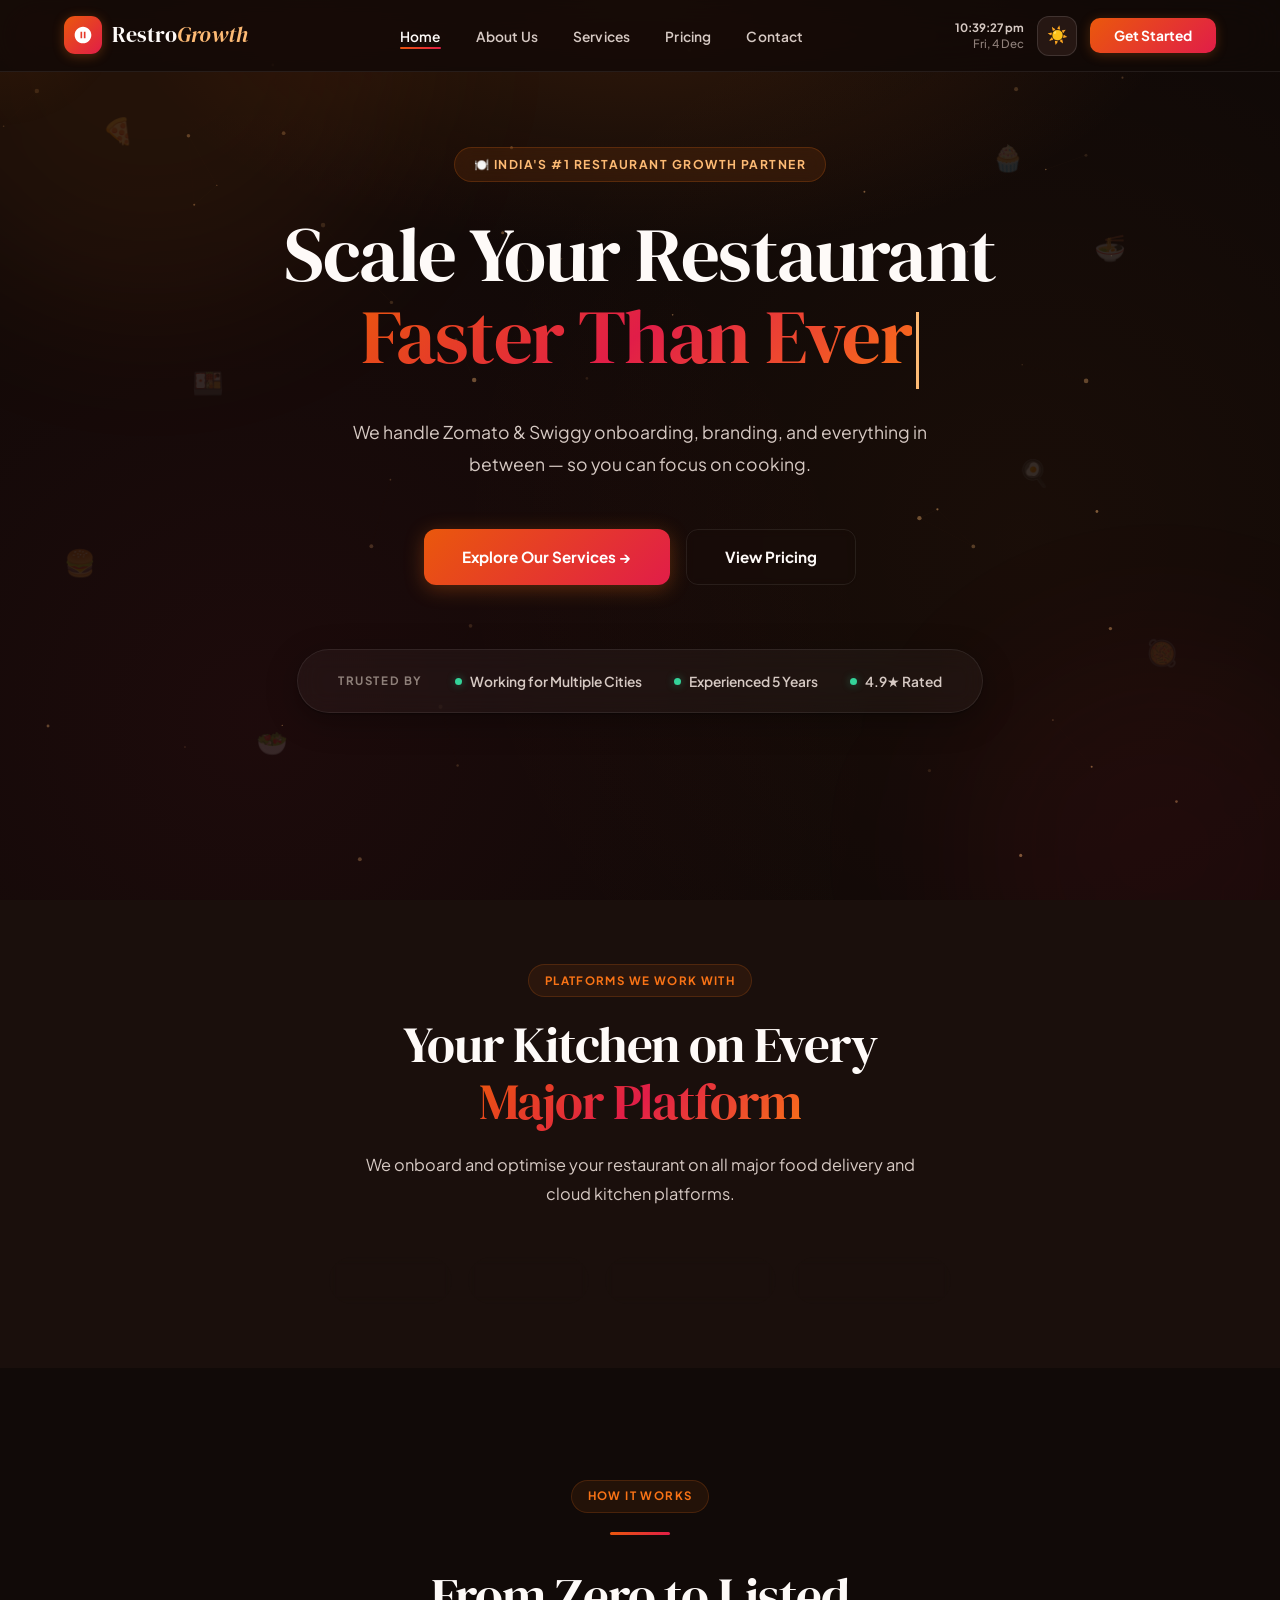
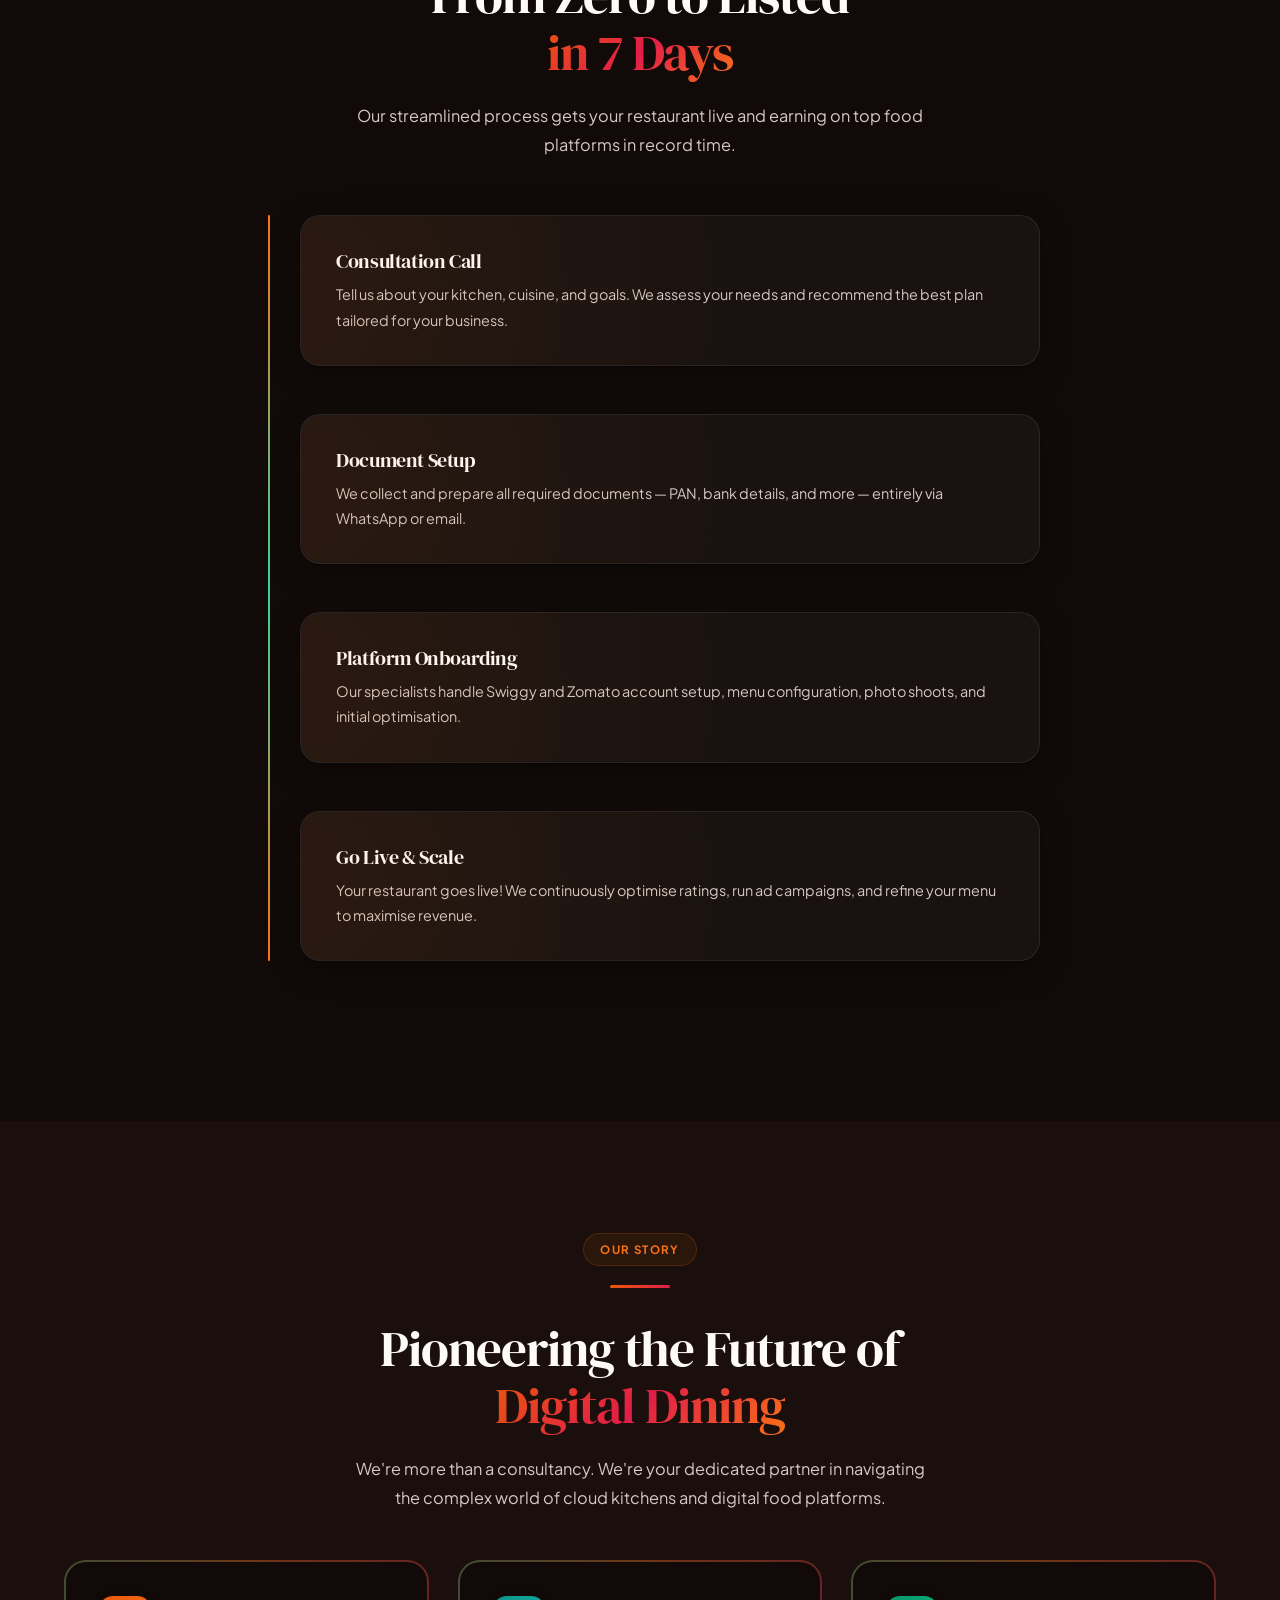
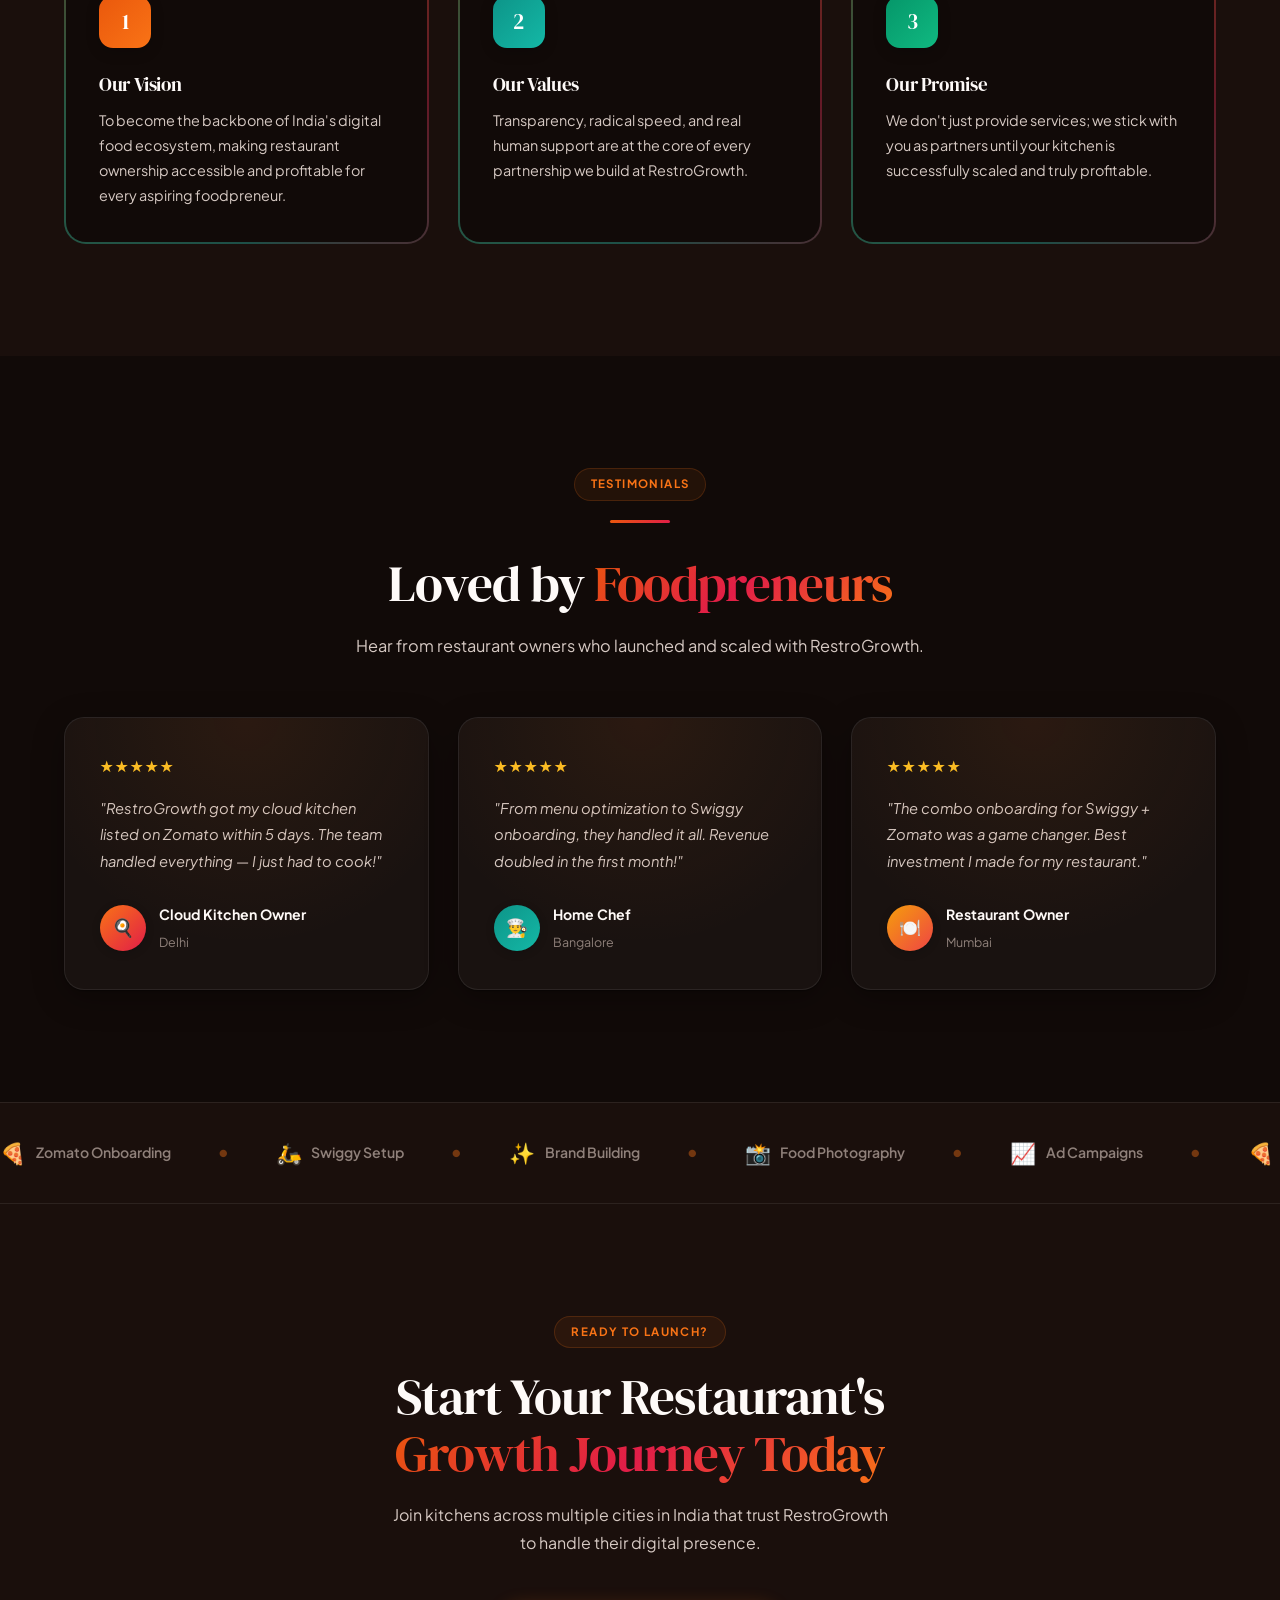
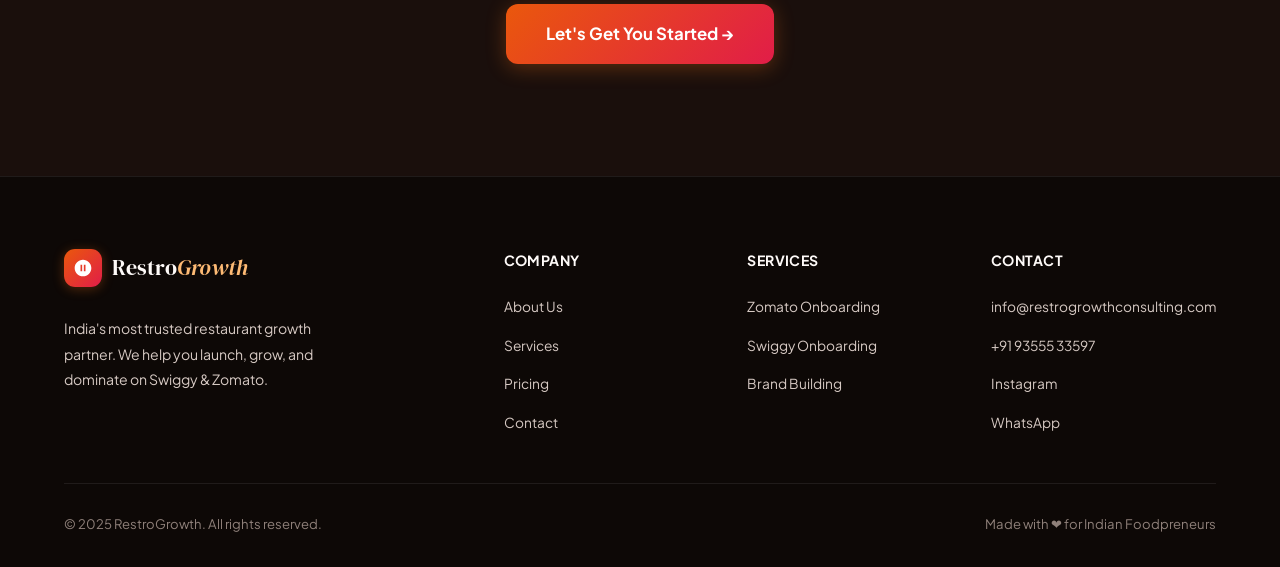
<file: index.html>
<!doctype html>
<html lang="en">
  <head>
    <meta charset="UTF-8" />
    <script>
      (function () {
        var t = localStorage.getItem("rg-theme") || "dark";
        document.documentElement.setAttribute("data-theme", t);
      })();
    </script>
    <meta name="viewport" content="width=device-width, initial-scale=1.0" />
    <title>RestroGrowth – Scale Your Restaurant Online</title>
    <meta
      name="description"
      content="RestroGrowth helps restaurant owners launch and scale on Swiggy, Zomato and cloud kitchen platforms across India."
    />
    <link rel="stylesheet" href="css/style.css" />
    <style>
      .trusted-strip {
        display: flex;
        align-items: center;
        gap: 2rem;
        flex-wrap: wrap;
        justify-content: center;
        margin-top: 4rem;
        padding: 1.2rem 2.5rem;
        background: var(--bg-card);
        border: 1px solid var(--border);
        border-radius: 60px;
        backdrop-filter: blur(12px);
        box-shadow: var(--shadow-card);
        position: relative;
        z-index: 1;
      }
      .trusted-strip > span {
        font-size: 0.72rem;
        color: var(--text-muted);
        text-transform: uppercase;
        letter-spacing: 0.14em;
        font-weight: 700;
      }
      .trusted-badge {
        display: flex;
        align-items: center;
        gap: 0.5rem;
        color: var(--text-secondary);
        font-size: 0.86rem;
        font-weight: 600;
      }
      .trusted-badge .dot-green {
        width: 7px;
        height: 7px;
        border-radius: 50%;
        background: var(--accent-green);
        flex-shrink: 0;
        box-shadow: 0 0 8px rgba(52, 211, 153, 0.4);
      }

      .steps {
        display: grid;
        grid-template-columns: repeat(auto-fit, minmax(230px, 1fr));
        gap: 1.8rem;
        margin-top: 3.5rem;
      }
      .step {
        position: relative;
        background: var(--bg-card);
        border: 1px solid var(--border);
        border-radius: 20px;
        padding: 2.2rem;
        transition: all 0.4s cubic-bezier(0.4, 0, 0.2, 1);
        box-shadow: var(--shadow-card);
        overflow: hidden;
      }
      .step::before {
        content: "";
        position: absolute;
        inset: 0;
        background: radial-gradient(
          circle at 50% 0%,
          var(--card-glow),
          transparent 70%
        );
        pointer-events: none;
      }
      .step:hover {
        border-color: rgba(249, 115, 22, 0.25);
        transform: translateY(-6px);
        box-shadow: var(--shadow-card), var(--shadow-glow);
      }
      .step-num {
        width: 50px;
        height: 50px;
        border-radius: 14px;
        background: var(--gradient);
        display: flex;
        align-items: center;
        justify-content: center;
        font-family: "DM Serif Display", serif;
        font-size: 1.3rem;
        font-weight: 400;
        margin-bottom: 1.2rem;
        color: #fff;
        box-shadow: 0 4px 14px rgba(249, 115, 22, 0.3);
      }
      .step h3 {
        font-size: 1.05rem;
        margin-bottom: 0.5rem;
      }
      .step p {
        font-size: 0.88rem;
        color: var(--text-secondary);
        line-height: 1.75;
      }
      .connector {
        position: absolute;
        top: 42px;
        right: -18px;
        color: var(--accent-2);
        font-size: 1.3rem;
        z-index: 1;
        opacity: 0.5;
      }
      @media (max-width: 768px) {
        .connector {
          display: none;
        }
      }

      .platform-logos {
        display: flex;
        justify-content: center;
        gap: 1rem;
        flex-wrap: wrap;
        margin-top: 3rem;
      }
      .platform-pill {
        display: flex;
        align-items: center;
        gap: 0.7rem;
        background: var(--bg-card);
        border: 1px solid var(--border);
        border-radius: 50px;
        padding: 0.65rem 1.5rem;
        font-weight: 600;
        font-size: 0.9rem;
        transition: all 0.35s;
        box-shadow: var(--shadow-card);
        backdrop-filter: blur(4px);
      }
      .platform-pill:hover {
        border-color: var(--accent);
        transform: translateY(-3px);
        box-shadow: var(--shadow-card), var(--shadow-glow);
      }
      .platform-pill .p-dot {
        width: 9px;
        height: 9px;
        border-radius: 50%;
      }
      .zomato-dot {
        background: #e23744;
        box-shadow: 0 0 6px rgba(226, 55, 68, 0.4);
      }
      .swiggy-dot {
        background: #ff6900;
        box-shadow: 0 0 6px rgba(255, 105, 0, 0.4);
      }
      .fssai-dot {
        background: #10b981;
        box-shadow: 0 0 6px rgba(16, 185, 129, 0.4);
      }
    </style>
  </head>
  <body>
    <!-- Scroll progress bar -->
    <div class="scroll-progress"></div>
    <!-- Cursor glow -->
    <div class="cursor-glow"></div>

    <!-- NAVBAR -->
    <nav class="navbar" id="navbar">
      <a href="index.html" class="nav-logo">
        <div class="nav-logo-icon">
          <svg viewBox="0 0 24 24" xmlns="http://www.w3.org/2000/svg">
            <path
              d="M12 2C6.48 2 2 6.48 2 12s4.48 10 10 10 10-4.48 10-10S17.52 2 12 2zm-1 14H9V8h2v8zm4 0h-2V8h2v8z"
            />
          </svg>
        </div>
        <span class="nav-logo-text">Restro<span>Growth</span></span>
      </a>
      <ul class="nav-links">
        <li><a href="index.html">Home</a></li>
        <li><a href="about.html">About Us</a></li>
        <li><a href="services.html">Services</a></li>
        <li><a href="pricing.html">Pricing</a></li>
        <li><a href="contact.html">Contact</a></li>
      </ul>
      <div class="nav-actions">
        <div class="nav-time" id="nav-clock"></div>
        <button
          class="theme-toggle"
          id="themeToggle"
          onclick="toggleTheme()"
          aria-label="Toggle theme"
          title="Toggle theme"
        >
          <span class="toggle-icon">☀️</span>
        </button>
        <button class="btn-login">Get Started</button>
        <div class="hamburger" id="hamburger">
          <span></span><span></span><span></span>
        </div>
      </div>
    </nav>

    <!-- HERO -->
    <section class="hero" style="min-height: 100vh">
      <!-- Particle network background -->
      <canvas id="particles-canvas"></canvas>
      <!-- Decorative parallax orbs -->
      <div class="orb orb-1"></div>
      <div class="orb orb-2"></div>
      <!-- Floating food icons -->
      <div class="floating-icons">
        <span class="float-icon" style="top: 12%; left: 8%">🍕</span>
        <span class="float-icon" style="top: 25%; right: 12%">🍜</span>
        <span class="float-icon" style="top: 60%; left: 5%">🍔</span>
        <span class="float-icon" style="top: 70%; right: 8%">🥘</span>
        <span class="float-icon" style="top: 40%; left: 15%">🍱</span>
        <span class="float-icon" style="top: 15%; right: 20%">🧁</span>
        <span class="float-icon" style="top: 80%; left: 20%">🥗</span>
        <span class="float-icon" style="top: 50%; right: 18%">🍳</span>
      </div>

      <div class="hero-badge">🍽️ India's #1 Restaurant Growth Partner</div>
      <h1>
        Scale Your Restaurant<br /><span
          class="gradient-text"
          id="hero-typewriter"
          >Faster Than Ever</span
        ><span class="typewriter-cursor"></span>
      </h1>
      <p>
        We handle Zomato &amp; Swiggy onboarding, branding, and
        everything in between — so you can focus on cooking.
      </p>
      <div class="hero-btns">
        <a href="services.html" class="btn-primary">Explore Our Services →</a>
        <a href="pricing.html" class="btn-outline">View Pricing</a>
      </div>
      <div class="trusted-strip">
        <span>Trusted By</span>
        <div class="trusted-badge">
          <span class="dot-green"></span> Working for Multiple Cities
        </div>
        <div class="trusted-badge">
          <span class="dot-green"></span> Experienced 5 Years
        </div>
        <div class="trusted-badge">
          <span class="dot-green"></span> 4.9★ Rated
        </div>
      </div>
    </section>

    <!-- PLATFORMS -->
    <section
      style="
        padding: 4rem 5%;
        text-align: center;
        background: var(--bg-secondary);
      "
    >
      <div class="section-badge">Platforms We Work With</div>
      <h2 class="section-title">
        Your Kitchen on Every<br /><span class="gradient-text"
          >Major Platform</span
        >
      </h2>
      <p class="section-sub">
        We onboard and optimise your restaurant on all major food delivery and
        cloud kitchen platforms.
      </p>
      <div class="platform-logos">
        <div class="platform-pill">
          <span class="p-dot zomato-dot"></span>Zomato
        </div>
        <div class="platform-pill">
          <span class="p-dot swiggy-dot"></span>Swiggy
        </div>
        <div class="platform-pill">
          <span class="p-dot" style="background: #f59e0b"></span>Brand Building
        </div>
        <div class="platform-pill">
          <span class="p-dot" style="background: #ec4899"></span>Menu Design
        </div>
      </div>
    </section>

    <!-- HOW IT WORKS -->
    <section>
      <div class="text-center">
        <div class="section-badge">How It Works</div>
        <div class="section-divider"></div>
        <h2 class="section-title">
          From Zero to Listed<br /><span class="gradient-text">in 7 Days</span>
        </h2>
        <p class="section-sub">
          Our streamlined process gets your restaurant live and earning on top
          food platforms in record time.
        </p>
      </div>
      <div class="timeline">
        <div class="tl-item">
          <div class="tl-dot">1</div>
          <h3>Consultation Call</h3>
          <p>
            Tell us about your kitchen, cuisine, and goals. We assess your needs
            and recommend the best plan tailored for your business.
          </p>
        </div>
        <div class="tl-item">
          <div class="tl-dot">2</div>
          <h3>Document Setup</h3>
          <p>
            We collect and prepare all required documents — PAN,
            bank details, and more — entirely via WhatsApp or email.
          </p>
        </div>
        <div class="tl-item">
          <div class="tl-dot">3</div>
          <h3>Platform Onboarding</h3>
          <p>
            Our specialists handle Swiggy and Zomato account setup, menu
            configuration, photo shoots, and initial optimisation.
          </p>
        </div>
        <div class="tl-item">
          <div class="tl-dot">4</div>
          <h3>Go Live &amp; Scale</h3>
          <p>
            Your restaurant goes live! We continuously optimise ratings, run ad
            campaigns, and refine your menu to maximise revenue.
          </p>
        </div>
      </div>
    </section>

    <!-- VISION / VALUES / PROMISE -->
    <section style="background: var(--bg-secondary)">
      <div class="text-center">
        <div class="section-badge">Our Story</div>
        <div class="section-divider"></div>
        <h2 class="section-title">
          Pioneering the Future of<br /><span class="gradient-text"
            >Digital Dining</span
          >
        </h2>
        <p class="section-sub">
          We're more than a consultancy. We're your dedicated partner in
          navigating the complex world of cloud kitchens and digital food
          platforms.
        </p>
      </div>
      <div class="cards-grid" style="margin-top: 3rem">
        <div class="glow-card">
          <div class="card-num blue">1</div>
          <h3>Our Vision</h3>
          <p>
            To become the backbone of India's digital food ecosystem, making
            restaurant ownership accessible and profitable for every aspiring
            foodpreneur.
          </p>
        </div>
        <div class="glow-card">
          <div class="card-num teal">2</div>
          <h3>Our Values</h3>
          <p>
            Transparency, radical speed, and real human support are at the core
            of every partnership we build at RestroGrowth.
          </p>
        </div>
        <div class="glow-card">
          <div class="card-num green">3</div>
          <h3>Our Promise</h3>
          <p>
            We don't just provide services; we stick with you as partners until
            your kitchen is successfully scaled and truly profitable.
          </p>
        </div>
      </div>
    </section>


    <!-- TESTIMONIALS -->
    <section>
      <div class="text-center">
        <div class="section-badge">Testimonials</div>
        <div class="section-divider"></div>
        <h2 class="section-title">
          Loved by <span class="gradient-text">Foodpreneurs</span>
        </h2>
        <p class="section-sub">
          Hear from restaurant owners who launched and scaled with RestroGrowth.
        </p>
      </div>
      <div class="testimonials-grid">
        <div class="testimonial">
          <div class="stars">★★★★★</div>
          <p>
            "RestroGrowth got my cloud kitchen listed on Zomato within 5 days.
            The team handled everything — I just had to cook!"
          </p>
          <div class="testimonial-author">
            <div
              class="avatar"
              style="background: linear-gradient(135deg, #f97316, #e11d48)"
            >
              🍳
            </div>
            <div class="author-info">
              <strong>Cloud Kitchen Owner</strong
              ><span>Delhi</span>
            </div>
          </div>
        </div>
        <div class="testimonial">
          <div class="stars">★★★★★</div>
          <p>
            "From menu optimization to Swiggy onboarding, they handled it all.
            Revenue doubled in the first month!"
          </p>
          <div class="testimonial-author">
            <div
              class="avatar"
              style="background: linear-gradient(135deg, #0d9488, #14b8a6)"
            >
              👨‍🍳
            </div>
            <div class="author-info">
              <strong>Home Chef</strong><span>Bangalore</span>
            </div>
          </div>
        </div>
        <div class="testimonial">
          <div class="stars">★★★★★</div>
          <p>
            "The combo onboarding for Swiggy + Zomato was a game changer. Best
            investment I made for my restaurant."
          </p>
          <div class="testimonial-author">
            <div
              class="avatar"
              style="background: linear-gradient(135deg, #f59e0b, #ef4444)"
            >
              🍽️
            </div>
            <div class="author-info">
              <strong>Restaurant Owner</strong><span>Mumbai</span>
            </div>
          </div>
        </div>
      </div>
    </section>

    <!-- MARQUEE TICKER -->
    <div class="marquee-section">
      <div class="marquee-track">
        <div class="marquee-item">
          <span class="m-icon">🍕</span>Zomato Onboarding
        </div>
        <span class="marquee-sep">●</span>
        <div class="marquee-item">
          <span class="m-icon">🛵</span>Swiggy Setup
        </div>
        <span class="marquee-sep">●</span>
        <div class="marquee-item">
          <span class="m-icon">✨</span>Brand Building
        </div>
        <span class="marquee-sep">●</span>
        <div class="marquee-item">
          <span class="m-icon">📸</span>Food Photography
        </div>
        <span class="marquee-sep">●</span>
        <div class="marquee-item">
          <span class="m-icon">📈</span>Ad Campaigns
        </div>
        <span class="marquee-sep">●</span>
        <!-- Duplicate for seamless loop -->
        <div class="marquee-item">
          <span class="m-icon">🍕</span>Zomato Onboarding
        </div>
        <span class="marquee-sep">●</span>
        <div class="marquee-item">
          <span class="m-icon">🛵</span>Swiggy Setup
        </div>
        <span class="marquee-sep">●</span>
        <div class="marquee-item">
          <span class="m-icon">✨</span>Brand Building
        </div>
        <span class="marquee-sep">●</span>
        <div class="marquee-item">
          <span class="m-icon">📸</span>Food Photography
        </div>
        <span class="marquee-sep">●</span>
        <div class="marquee-item">
          <span class="m-icon">📈</span>Ad Campaigns
        </div>
        <span class="marquee-sep">●</span>
      </div>
    </div>

    <!-- CTA -->
    <section class="cta-section" style="background: var(--bg-secondary)">
      <div class="section-badge">Ready to Launch?</div>
      <h2>
        Start Your Restaurant's<br /><span class="gradient-text"
          >Growth Journey Today</span
        >
      </h2>
      <p>
        Join kitchens across multiple cities in India that trust RestroGrowth to handle
        their digital presence.
      </p>
      <a
        href="contact.html"
        class="btn-primary"
        style="font-size: 1.05rem; padding: 1rem 2.5rem"
        >Let's Get You Started →</a
      >
    </section>

    <!-- FOOTER -->
    <footer>
      <div class="footer-grid">
        <div class="footer-brand">
          <a
            href="index.html"
            class="nav-logo"
            style="margin-bottom: 0.8rem; display: inline-flex"
          >
            <div class="nav-logo-icon">
              <svg
                viewBox="0 0 24 24"
                xmlns="http://www.w3.org/2000/svg"
                style="width: 20px; height: 20px; fill: white"
              >
                <path
                  d="M12 2C6.48 2 2 6.48 2 12s4.48 10 10 10 10-4.48 10-10S17.52 2 12 2zm-1 14H9V8h2v8zm4 0h-2V8h2v8z"
                />
              </svg>
            </div>
            <span class="nav-logo-text">Restro<span>Growth</span></span>
          </a>
          <p>
            India's most trusted restaurant growth partner. We help you launch,
            grow, and dominate on Swiggy & Zomato.
          </p>
        </div>
        <div class="footer-col">
          <h4>Company</h4>
          <ul>
            <li><a href="about.html">About Us</a></li>
            <li><a href="services.html">Services</a></li>
            <li><a href="pricing.html">Pricing</a></li>
            <li><a href="contact.html">Contact</a></li>
          </ul>
        </div>
        <div class="footer-col">
          <h4>Services</h4>
          <ul>
            <li><a href="services.html">Zomato Onboarding</a></li>
            <li><a href="services.html">Swiggy Onboarding</a></li>
            <li><a href="services.html">Brand Building</a></li>
          </ul>
        </div>
        <div class="footer-col">
          <h4>Contact</h4>
          <ul>
            <li>
              <a href="mailto:info@restrogrowthconsulting.com">info@restrogrowthconsulting.com</a>
            </li>
            <li><a href="tel:+919355533597">+91 93555 33597</a></li>
            <li><a href="#">Instagram</a></li>
            <li><a href="#">WhatsApp</a></li>
          </ul>
        </div>
      </div>
      <div class="footer-bottom">
        <p>© 2025 RestroGrowth. All rights reserved.</p>
        <p>Made with ❤️ for Indian Foodpreneurs</p>
      </div>
    </footer>

    <script src="js/main.js"></script>
  </body>
</html>
</file>
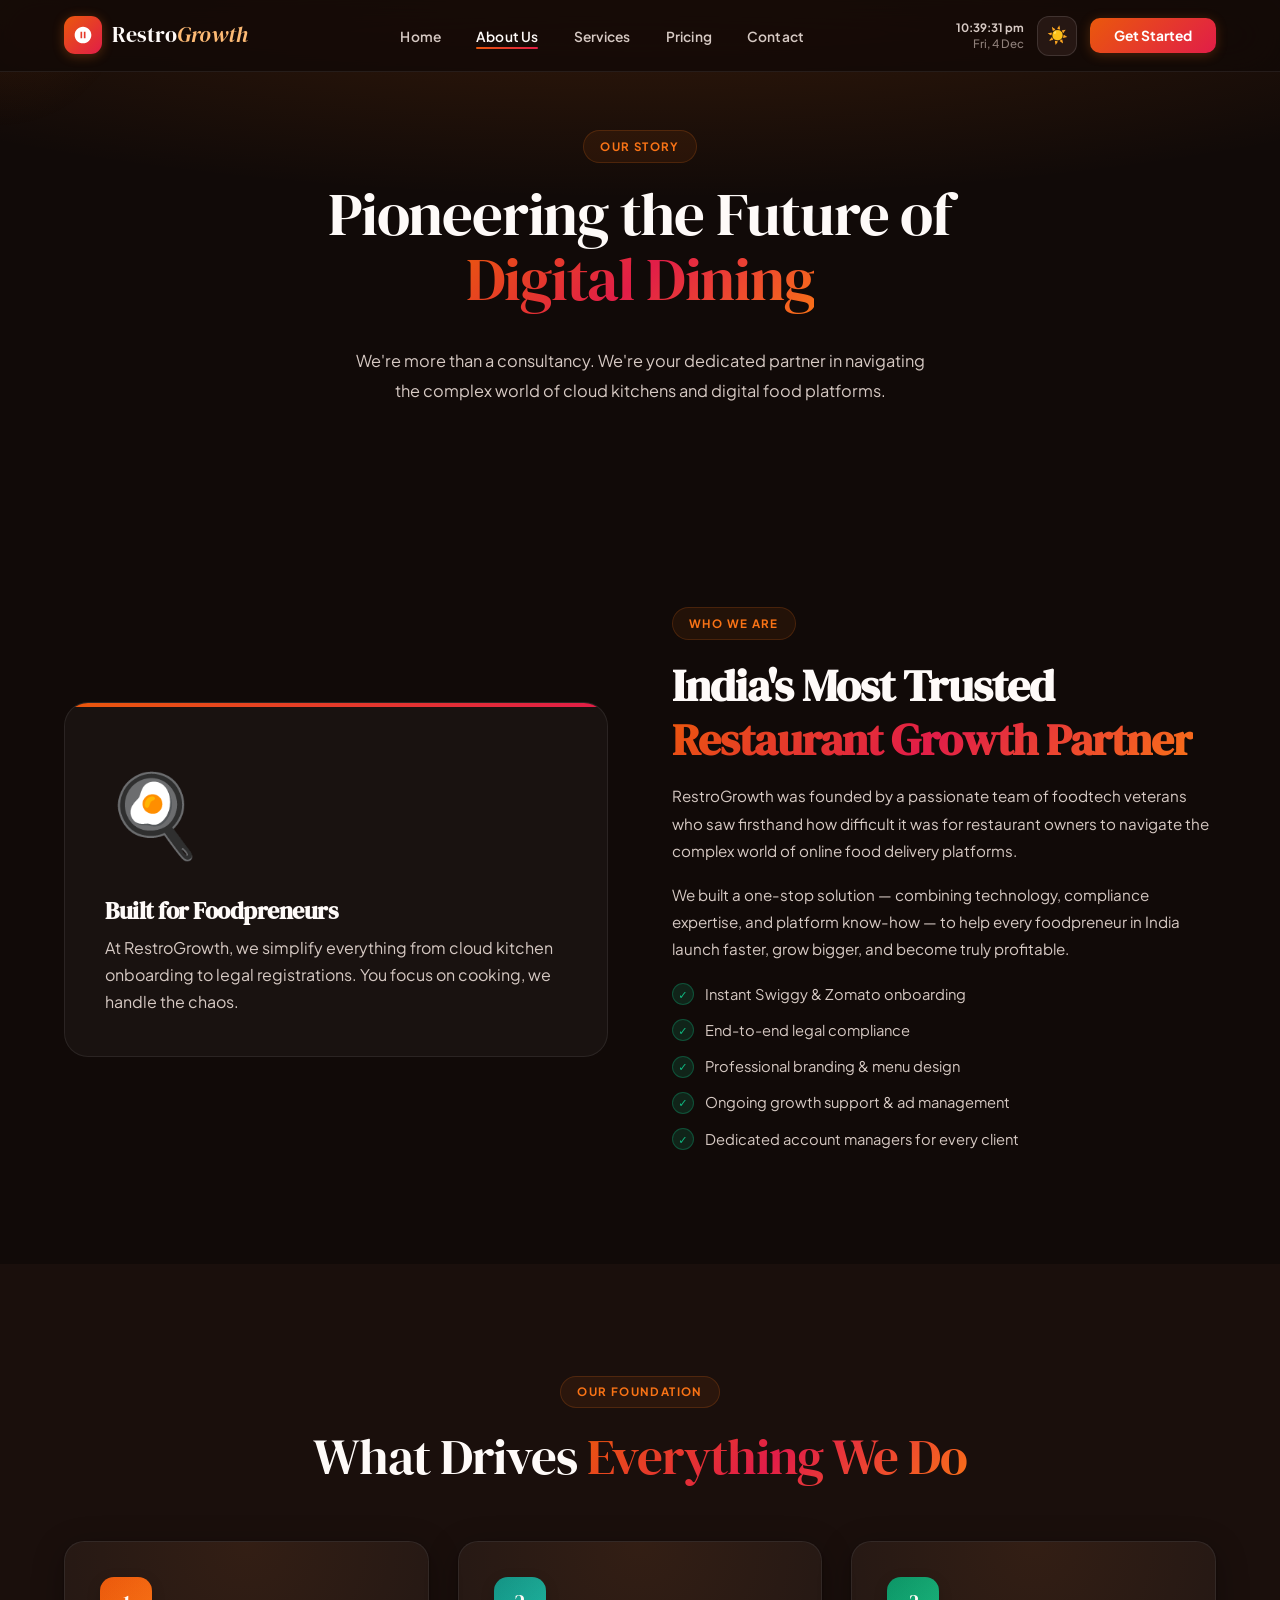
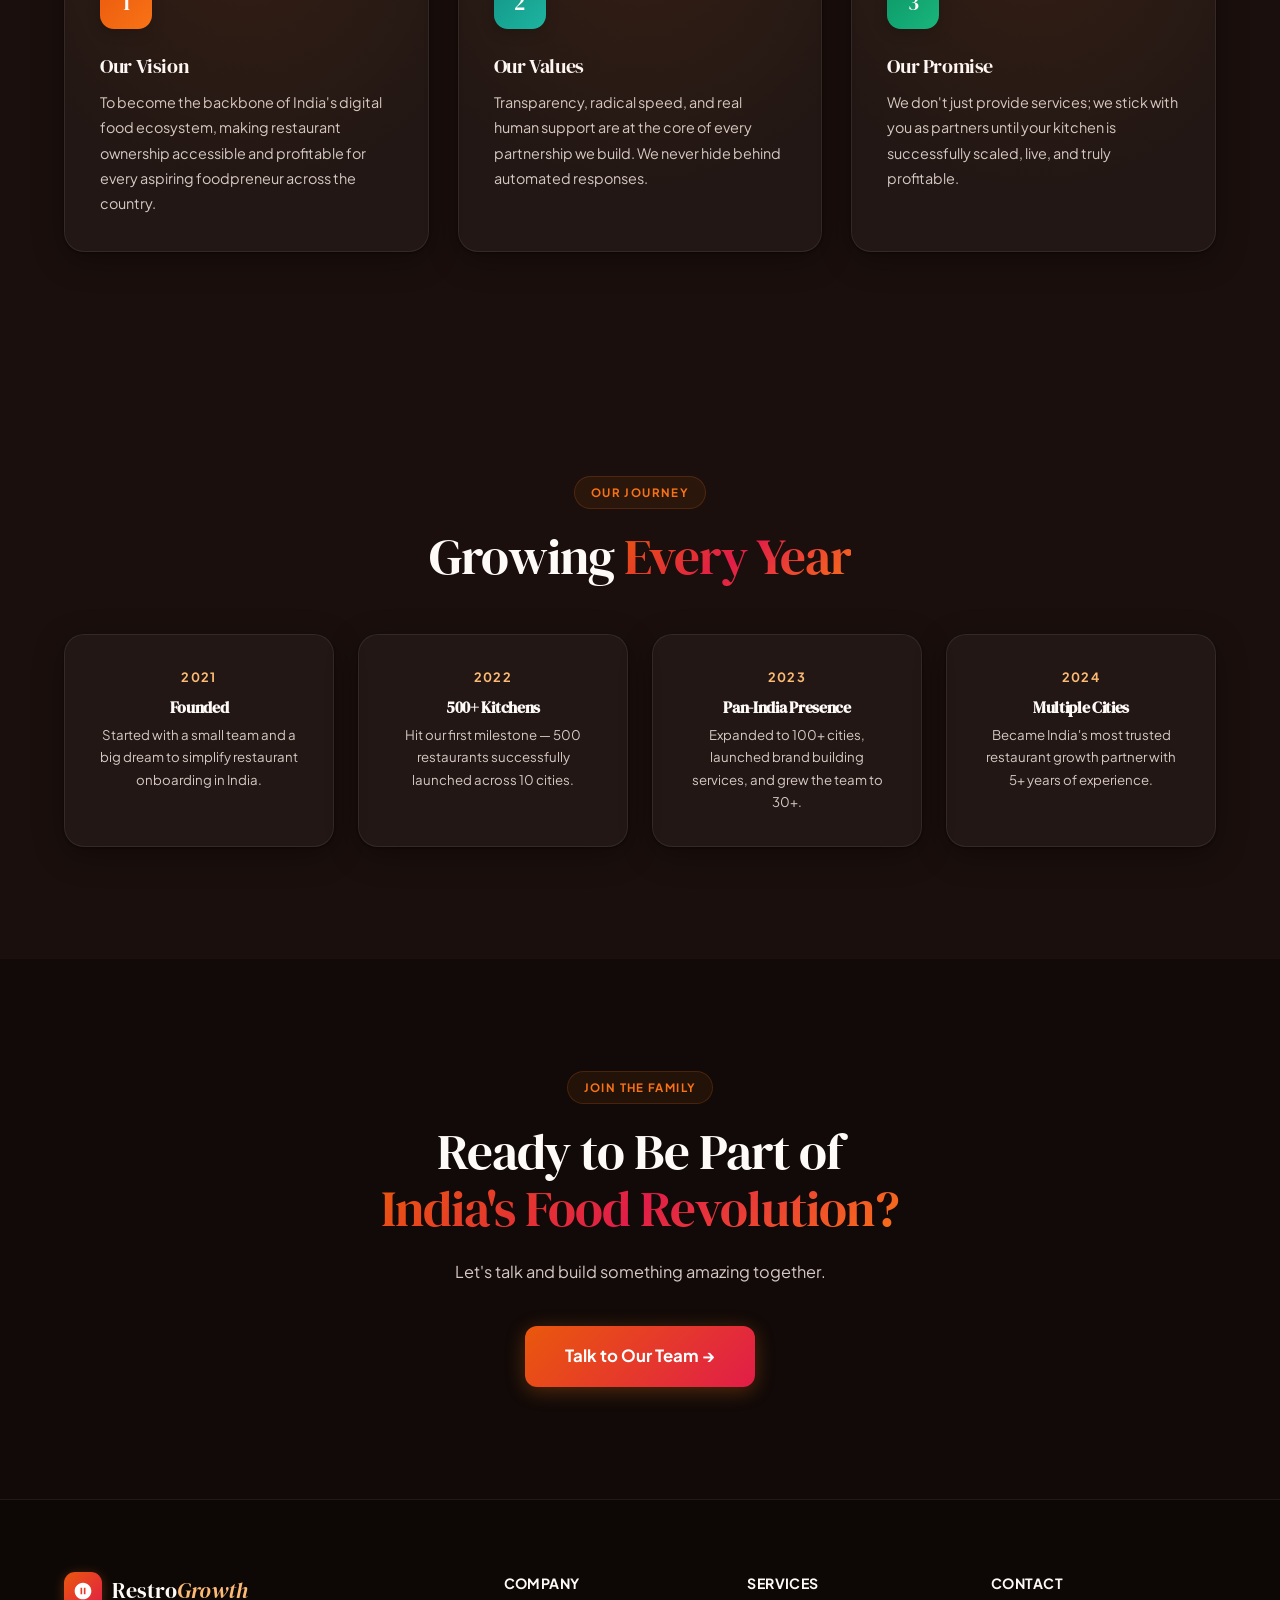
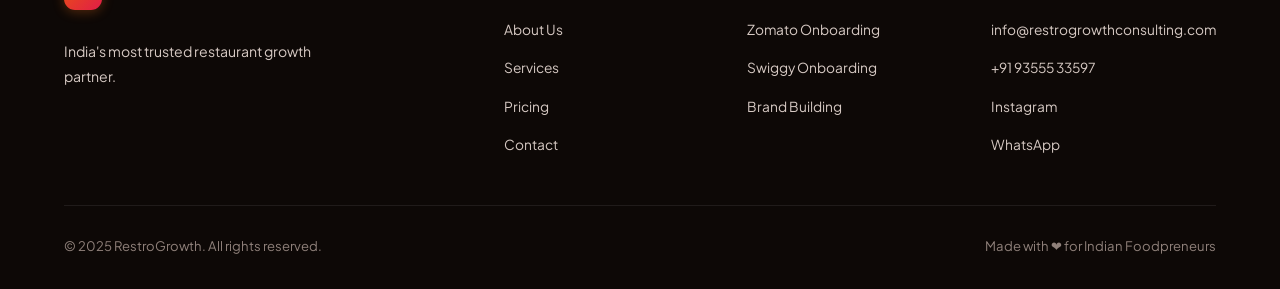
<file: about.html>
<!doctype html>
<html lang="en">
  <head>
    <meta charset="UTF-8" />
    <script>
      (function () {
        var t = localStorage.getItem("rg-theme") || "dark";
        document.documentElement.setAttribute("data-theme", t);
      })();
    </script>
    <meta name="viewport" content="width=device-width, initial-scale=1.0" />
    <title>About Us – RestroGrowth</title>
    <meta
      name="description"
      content="Learn about RestroGrowth – India's most trusted restaurant growth partner helping foodpreneurs launch and scale on Zomato and Swiggy."
    />
    <link rel="stylesheet" href="css/style.css" />
    <style>
      .about-hero {
        min-height: 55vh;
        display: flex;
        flex-direction: column;
        align-items: center;
        justify-content: center;
        text-align: center;
        padding: 120px 5% 5rem;
        background: radial-gradient(
          ellipse 80% 50% at 50% -10%,
          rgba(249, 115, 22, 0.18),
          transparent
        );
      }
      .about-split {
        display: grid;
        grid-template-columns: 1fr 1fr;
        gap: 4rem;
        align-items: center;
      }
      @media (max-width: 768px) {
        .about-split {
          grid-template-columns: 1fr;
          gap: 2rem;
        }
      }
      .about-visual {
        position: relative;
      }
      .about-img-card {
        background: var(--bg-card);
        border: 1px solid var(--border);
        border-radius: 24px;
        padding: 2.5rem;
        position: relative;
        overflow: hidden;
      }
      .about-img-card::before {
        content: "";
        position: absolute;
        top: 0;
        left: 0;
        right: 0;
        height: 4px;
        background: var(--gradient);
      }
      .big-icon {
        font-size: 5rem;
        margin-bottom: 1rem;
        display: block;
      }
      .about-img-card h3 {
        font-size: 1.5rem;
        font-weight: 800;
        margin-bottom: 0.5rem;
      }
      .about-img-card p {
        color: var(--text-secondary);
        line-height: 1.7;
      }
      .floating-badge {
        position: absolute;
        bottom: -16px;
        right: -16px;
        background: var(--gradient);
        border-radius: 16px;
        padding: 1rem 1.2rem;
        text-align: center;
        box-shadow: 0 8px 24px rgba(249, 115, 22, 0.4);
      }
      .floating-badge .num {
        font-size: 1.8rem;
        font-weight: 900;
        display: block;
      }
      .floating-badge .lbl {
        font-size: 0.7rem;
        font-weight: 600;
        text-transform: uppercase;
        letter-spacing: 0.08em;
        opacity: 0.85;
      }
      .about-text h2 {
        font-size: clamp(1.8rem, 3.5vw, 2.8rem);
        font-weight: 800;
        line-height: 1.2;
        margin-bottom: 1rem;
      }
      .about-text p {
        color: var(--text-secondary);
        line-height: 1.8;
        margin-bottom: 1rem;
        font-size: 0.95rem;
      }
      .check-list {
        list-style: none;
        margin-top: 1.2rem;
        display: flex;
        flex-direction: column;
        gap: 0.7rem;
      }
      .check-list li {
        display: flex;
        align-items: center;
        gap: 0.7rem;
        font-size: 0.92rem;
        color: var(--text-secondary);
      }
      .check-list li .chk {
        width: 22px;
        height: 22px;
        border-radius: 50%;
        background: rgba(16, 185, 129, 0.15);
        border: 1px solid rgba(16, 185, 129, 0.3);
        display: flex;
        align-items: center;
        justify-content: center;
        color: #10b981;
        font-size: 0.7rem;
        font-weight: 700;
        flex-shrink: 0;
      }
      .team-grid {
        display: grid;
        grid-template-columns: repeat(auto-fit, minmax(220px, 1fr));
        gap: 1.5rem;
        margin-top: 3rem;
      }
      .team-card {
        background: var(--bg-card);
        border: 1px solid var(--border);
        border-radius: 20px;
        padding: 2rem;
        text-align: center;
        transition: all 0.3s;
      }
      .team-card:hover {
        border-color: rgba(249, 115, 22, 0.3);
        transform: translateY(-4px);
      }
      .team-avatar {
        width: 72px;
        height: 72px;
        border-radius: 50%;
        margin: 0 auto 1rem;
        display: flex;
        align-items: center;
        justify-content: center;
        font-size: 1.8rem;
        font-weight: 800;
      }
      .team-card h3 {
        font-size: 1rem;
        font-weight: 700;
        margin-bottom: 0.3rem;
      }
      .team-card .role {
        font-size: 0.82rem;
        color: var(--accent-2);
        font-weight: 600;
        margin-bottom: 0.5rem;
      }
      .team-card p {
        font-size: 0.83rem;
        color: var(--text-secondary);
        line-height: 1.6;
      }
      .milestone-grid {
        display: grid;
        grid-template-columns: repeat(auto-fit, minmax(200px, 1fr));
        gap: 1.5rem;
        margin-top: 3rem;
      }
      .milestone {
        background: var(--bg-card);
        border: 1px solid var(--border);
        border-radius: 20px;
        padding: 2rem;
        text-align: center;
      }
      .milestone .yr {
        font-size: 0.8rem;
        font-weight: 700;
        text-transform: uppercase;
        letter-spacing: 0.1em;
        color: var(--accent-2);
        margin-bottom: 0.5rem;
      }
      .milestone h3 {
        font-size: 1rem;
        font-weight: 700;
        margin-bottom: 0.4rem;
      }
      .milestone p {
        font-size: 0.83rem;
        color: var(--text-secondary);
      }
    </style>
  </head>
  <body>
    <div class="scroll-progress"></div>
    <div class="cursor-glow"></div>

    <nav class="navbar" id="navbar">
      <a href="index.html" class="nav-logo">
        <div class="nav-logo-icon">
          <svg viewBox="0 0 24 24" xmlns="http://www.w3.org/2000/svg">
            <path
              d="M12 2C6.48 2 2 6.48 2 12s4.48 10 10 10 10-4.48 10-10S17.52 2 12 2zm-1 14H9V8h2v8zm4 0h-2V8h2v8z"
            />
          </svg>
        </div>
        <span class="nav-logo-text">Restro<span>Growth</span></span>
      </a>
      <ul class="nav-links">
        <li><a href="index.html">Home</a></li>
        <li><a href="about.html" class="active">About Us</a></li>
        <li><a href="services.html">Services</a></li>
        <li><a href="pricing.html">Pricing</a></li>
        <li><a href="contact.html">Contact</a></li>
      </ul>
      <div class="nav-actions">
        <div class="nav-time" id="nav-clock"></div>
        <button
          class="theme-toggle"
          id="themeToggle"
          onclick="toggleTheme()"
          aria-label="Toggle theme"
          title="Toggle theme"
        >
          <span class="toggle-icon">☀️</span>
        </button>
        <button class="btn-login">Get Started</button>
        <div class="hamburger" id="hamburger">
          <span></span><span></span><span></span>
        </div>
      </div>
    </nav>

    <!-- HERO -->
    <div class="about-hero">
      <div class="section-badge">Our Story</div>
      <h1 class="section-title" style="font-size: clamp(2.2rem, 5vw, 3.8rem)">
        Pioneering the Future of<br /><span class="gradient-text"
          >Digital Dining</span
        >
      </h1>
      <p class="section-sub" style="margin-top: 1rem">
        We're more than a consultancy. We're your dedicated partner in
        navigating the complex world of cloud kitchens and digital food
        platforms.
      </p>
    </div>

    <!-- ABOUT SPLIT -->
    <section>
      <div class="about-split">
        <div class="about-visual">
          <div class="about-img-card">
            <span class="big-icon">🍳</span>
            <h3>Built for Foodpreneurs</h3>
            <p>
              At RestroGrowth, we simplify everything from cloud kitchen
              onboarding to legal registrations. You focus on cooking, we handle
              the chaos.
            </p>
          </div>
        </div>
        <div class="about-text">
          <div class="section-badge">Who We Are</div>
          <h2>
            India's Most Trusted
            <span class="gradient-text">Restaurant Growth Partner</span>
          </h2>
          <p>
            RestroGrowth was founded by a passionate team of foodtech veterans
            who saw firsthand how difficult it was for restaurant owners to
            navigate the complex world of online food delivery platforms.
          </p>
          <p>
            We built a one-stop solution — combining technology, compliance
            expertise, and platform know-how — to help every foodpreneur in
            India launch faster, grow bigger, and become truly profitable.
          </p>
          <ul class="check-list">
            <li>
              <span class="chk">✓</span> Instant Swiggy & Zomato onboarding
            </li>
            <li>
              <span class="chk">✓</span> End-to-end legal compliance
            </li>
            <li>
              <span class="chk">✓</span> Professional branding & menu design
            </li>
            <li>
              <span class="chk">✓</span> Ongoing growth support & ad management
            </li>
            <li>
              <span class="chk">✓</span> Dedicated account managers for every
              client
            </li>
          </ul>
        </div>
      </div>
    </section>

    <!-- VISION VALUES PROMISE -->
    <section style="background: var(--bg-secondary)">
      <div class="text-center">
        <div class="section-badge">Our Foundation</div>
        <h2 class="section-title">
          What Drives <span class="gradient-text">Everything We Do</span>
        </h2>
      </div>
      <div class="cards-grid">
        <div class="card">
          <div class="card-num blue">1</div>
          <h3>Our Vision</h3>
          <p>
            To become the backbone of India's digital food ecosystem, making
            restaurant ownership accessible and profitable for every aspiring
            foodpreneur across the country.
          </p>
        </div>
        <div class="card">
          <div class="card-num teal">2</div>
          <h3>Our Values</h3>
          <p>
            Transparency, radical speed, and real human support are at the core
            of every partnership we build. We never hide behind automated
            responses.
          </p>
        </div>
        <div class="card">
          <div class="card-num green">3</div>
          <h3>Our Promise</h3>
          <p>
            We don't just provide services; we stick with you as partners until
            your kitchen is successfully scaled, live, and truly profitable.
          </p>
        </div>
      </div>
    </section>


    <!-- MILESTONES -->
    <section style="background: var(--bg-secondary)">
      <div class="text-center">
        <div class="section-badge">Our Journey</div>
        <h2 class="section-title">
          Growing <span class="gradient-text">Every Year</span>
        </h2>
      </div>
      <div class="milestone-grid">
        <div class="milestone">
          <div class="yr">2021</div>
          <h3>Founded</h3>
          <p>
            Started with a small team and a big dream to simplify restaurant
            onboarding in India.
          </p>
        </div>
        <div class="milestone">
          <div class="yr">2022</div>
          <h3>500+ Kitchens</h3>
          <p>
            Hit our first milestone — 500 restaurants successfully launched
            across 10 cities.
          </p>
        </div>
        <div class="milestone">
          <div class="yr">2023</div>
          <h3>Pan-India Presence</h3>
          <p>
            Expanded to 100+ cities, launched brand building services, and grew
            the team to 30+.
          </p>
        </div>
        <div class="milestone">
          <div class="yr">2024</div>
          <h3>Multiple Cities</h3>
          <p>
            Became India's most trusted restaurant growth partner with 5+ years
            of experience.
          </p>
        </div>
      </div>
    </section>


    <!-- CTA -->
    <section class="cta-section">
      <div class="section-badge">Join the Family</div>
      <h2>
        Ready to Be Part of<br /><span class="gradient-text"
          >India's Food Revolution?</span
        >
      </h2>
      <p class="section-sub" style="margin: 0 auto 2.5rem">
        Let's talk and build something amazing together.
      </p>
      <a
        href="contact.html"
        class="btn-primary"
        style="font-size: 1.05rem; padding: 1rem 2.5rem"
        >Talk to Our Team →</a
      >
    </section>

    <footer>
      <div class="footer-grid">
        <div class="footer-brand">
          <a
            href="index.html"
            class="nav-logo"
            style="margin-bottom: 0.8rem; display: inline-flex"
          >
            <div class="nav-logo-icon">
              <svg
                viewBox="0 0 24 24"
                xmlns="http://www.w3.org/2000/svg"
                style="width: 20px; height: 20px; fill: white"
              >
                <path
                  d="M12 2C6.48 2 2 6.48 2 12s4.48 10 10 10 10-4.48 10-10S17.52 2 12 2zm-1 14H9V8h2v8zm4 0h-2V8h2v8z"
                />
              </svg>
            </div>
            <span class="nav-logo-text">Restro<span>Growth</span></span>
          </a>
          <p>India's most trusted restaurant growth partner.</p>
        </div>
        <div class="footer-col">
          <h4>Company</h4>
          <ul>
            <li><a href="about.html">About Us</a></li>
            <li><a href="services.html">Services</a></li>
            <li><a href="pricing.html">Pricing</a></li>
            <li><a href="contact.html">Contact</a></li>
          </ul>
        </div>
        <div class="footer-col">
          <h4>Services</h4>
          <ul>
            <li><a href="services.html">Zomato Onboarding</a></li>
            <li><a href="services.html">Swiggy Onboarding</a></li>
            <li><a href="services.html">Brand Building</a></li>
          </ul>
        </div>
        <div class="footer-col">
          <h4>Contact</h4>
          <ul>
            <li>
              <a href="mailto:info@restrogrowthconsulting.com">info@restrogrowthconsulting.com</a>
            </li>
            <li><a href="tel:+919355533597">+91 93555 33597</a></li>
            <li><a href="#">Instagram</a></li>
            <li><a href="#">WhatsApp</a></li>
          </ul>
        </div>
      </div>
      <div class="footer-bottom">
        <p>© 2025 RestroGrowth. All rights reserved.</p>
        <p>Made with ❤️ for Indian Foodpreneurs</p>
      </div>
    </footer>

    <script src="js/main.js"></script>
  </body>
</html>
</file>
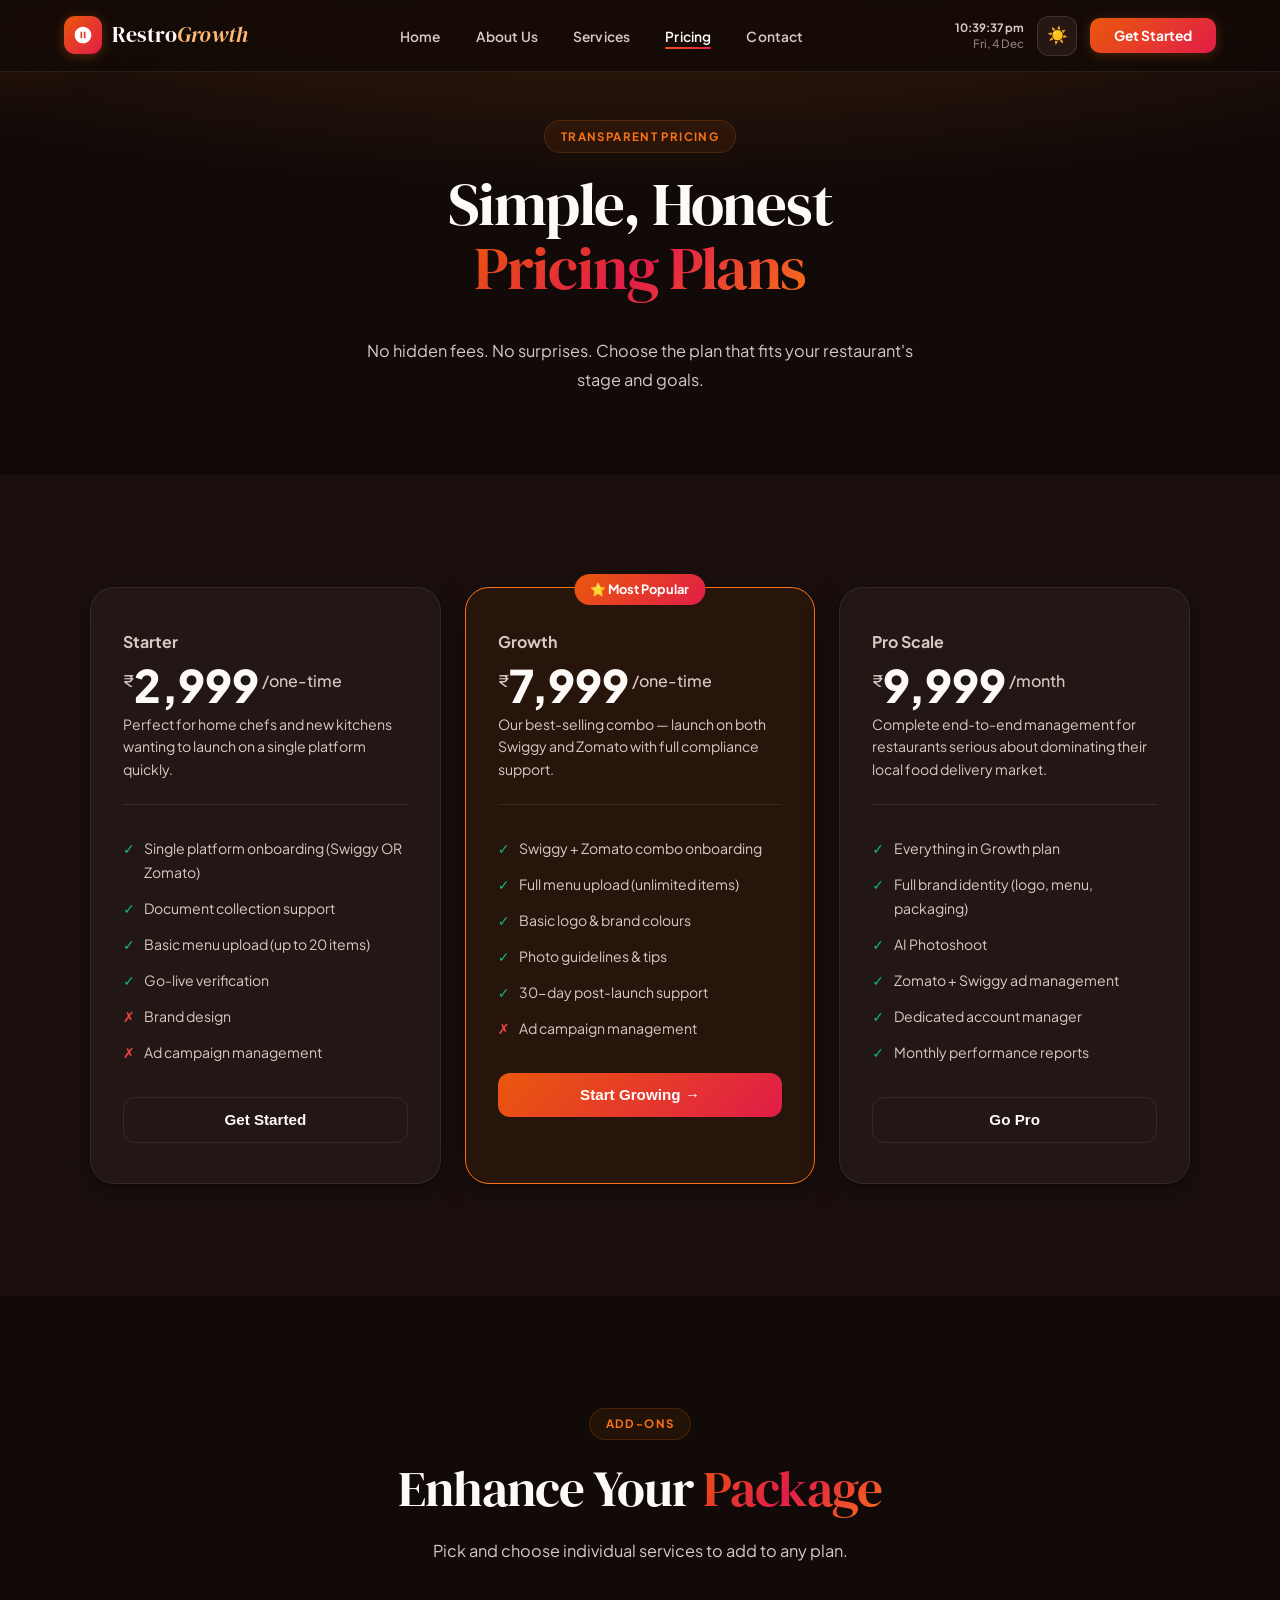
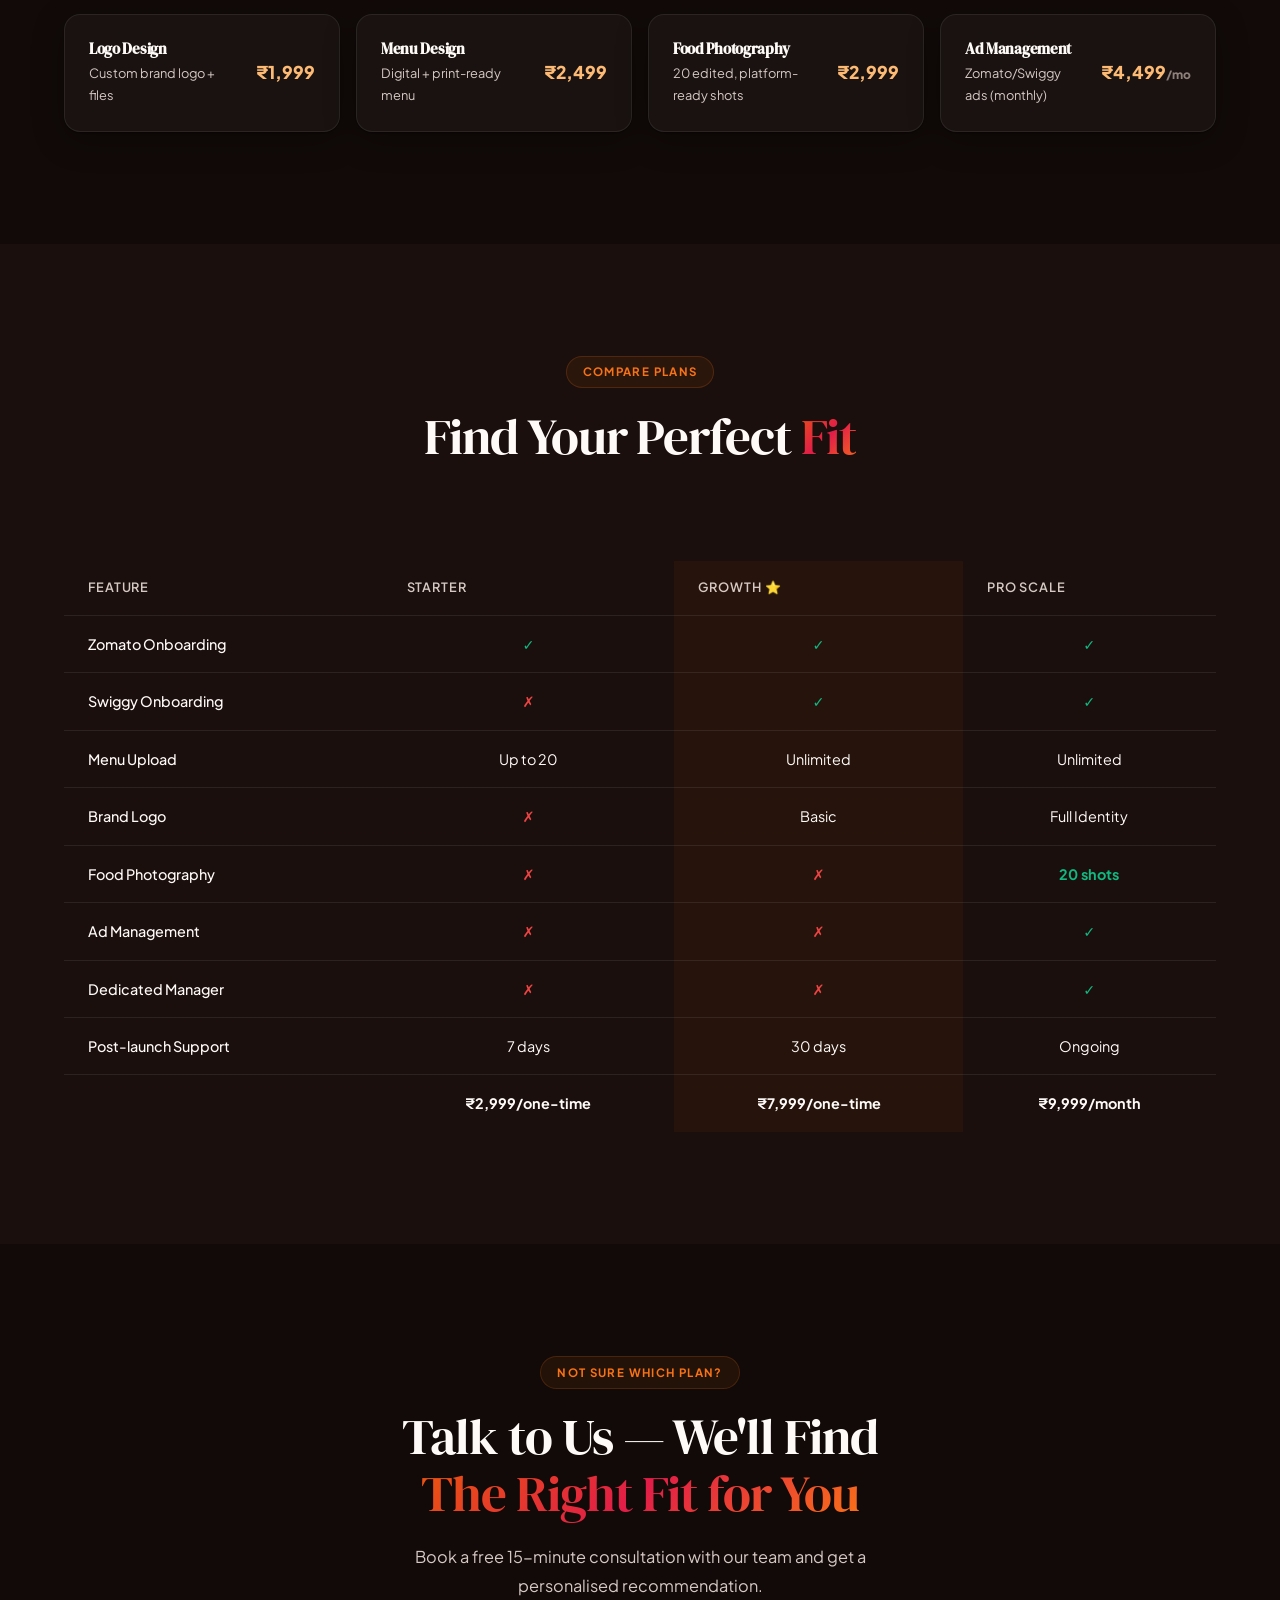
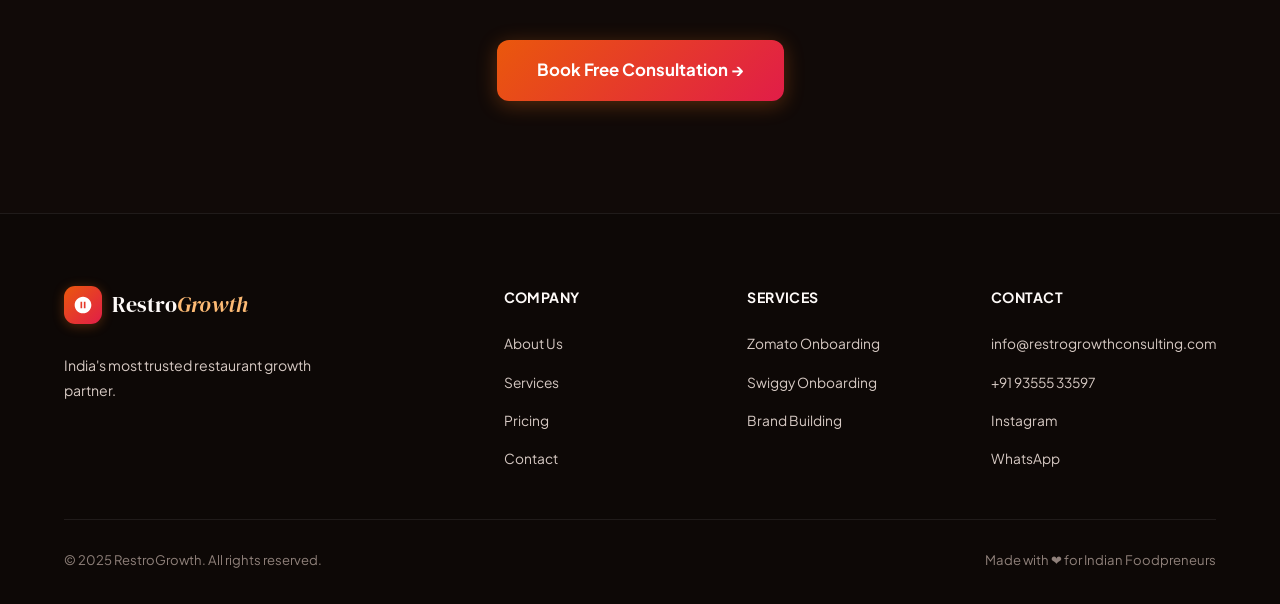
<file: pricing.html>
<!doctype html>
<html lang="en">

<head>
  <meta charset="UTF-8" />
  <script>
    (function () {
      var t = localStorage.getItem("rg-theme") || "dark";
      document.documentElement.setAttribute("data-theme", t);
    })();
  </script>
  <meta name="viewport" content="width=device-width, initial-scale=1.0" />
  <title>Pricing – RestroGrowth</title>
  <meta content="Transparent, affordable pricing plans for restaurant onboarding, branding and more by RestroGrowth." />
  <link rel="stylesheet" href="css/style.css" />
  <style>
    .pricing-hero {
      min-height: 50vh;
      display: flex;
      flex-direction: column;
      align-items: center;
      justify-content: center;
      text-align: center;
      padding: 120px 5% 5rem;
      background: radial-gradient(ellipse 80% 50% at 50% -10%,
          rgba(249, 115, 22, 0.18),
          transparent);
    }

    .toggle-wrap {
      display: flex;
      align-items: center;
      gap: 1rem;
      justify-content: center;
      margin-bottom: 3rem;
    }

    .toggle-label {
      font-size: 0.95rem;
      color: var(--text-secondary);
      font-weight: 500;
    }

    .toggle {
      position: relative;
      width: 52px;
      height: 28px;
    }

    .toggle input {
      opacity: 0;
      width: 0;
      height: 0;
    }

    .toggle-slider {
      position: absolute;
      inset: 0;
      background: var(--bg-card);
      border: 1px solid var(--border);
      border-radius: 50px;
      cursor: pointer;
      transition: 0.3s;
    }

    .toggle-slider::before {
      content: "";
      position: absolute;
      width: 20px;
      height: 20px;
      left: 3px;
      top: 3px;
      background: #fff;
      border-radius: 50%;
      transition: 0.3s;
    }

    .toggle input:checked+.toggle-slider {
      background: var(--gradient);
      border-color: transparent;
    }

    .toggle input:checked+.toggle-slider::before {
      transform: translateX(24px);
    }

    .save-badge {
      background: rgba(16, 185, 129, 0.15);
      border: 1px solid rgba(16, 185, 129, 0.3);
      color: #10b981;
      border-radius: 50px;
      padding: 0.15rem 0.6rem;
      font-size: 0.75rem;
      font-weight: 700;
    }

    .pricing-grid {
      display: grid;
      grid-template-columns: repeat(auto-fit, minmax(300px, 1fr));
      gap: 1.5rem;
      max-width: 1100px;
      margin: 0 auto;
      overflow: visible !important;
    }

    .pricing-card {
      background: var(--bg-card);
      border: 1px solid var(--border);
      border-radius: 24px;
      padding: 2.5rem 2rem;
      position: relative;
      transition: all 0.3s;
      overflow: visible !important;
    }

    .pricing-card:hover {
      transform: translateY(-5px);
    }

    .pricing-card.popular {
      border-color: var(--accent);
      background: rgba(249, 115, 22, 0.06);
    }

    .popular-badge {
      position: absolute;
      top: -14px;
      left: 50%;
      transform: translateX(-50%);
      background: var(--gradient);
      color: #fff;
      border-radius: 50px;
      padding: 0.3rem 1rem;
      font-size: 0.8rem;
      font-weight: 700;
      white-space: nowrap;
      z-index: 10;
    }

    .plan-name {
      font-size: 1rem;
      font-weight: 700;
      color: var(--text-secondary);
      margin-bottom: 0.5rem;
    }

    .plan-price {
      font-size: 2.8rem;
      font-weight: 900;
      line-height: 1;
      margin-bottom: 0.3rem;
    }

    .plan-price span {
      font-size: 1.1rem;
      font-weight: 500;
      color: var(--text-secondary);
      vertical-align: super;
      font-size: 1rem;
    }

    .plan-price .period {
      font-size: 1rem;
      font-weight: 500;
      color: var(--text-secondary);
    }

    .plan-desc {
      font-size: 0.88rem;
      color: var(--text-secondary);
      margin-bottom: 2rem;
      line-height: 1.6;
      border-bottom: 1px solid var(--border);
      padding-bottom: 1.5rem;
    }

    .plan-features {
      list-style: none;
      display: flex;
      flex-direction: column;
      gap: 0.75rem;
      margin-bottom: 2rem;
    }

    .plan-features li {
      font-size: 0.88rem;
      color: var(--text-secondary);
      display: flex;
      align-items: flex-start;
      gap: 0.6rem;
    }

    .plan-features li .feat-icon {
      color: #10b981;
      font-weight: 700;
      flex-shrink: 0;
    }

    .plan-features li .feat-icon.x {
      color: #ef4444;
    }

    .btn-plan {
      width: 100%;
      padding: 0.85rem;
      border-radius: 12px;
      font-size: 0.95rem;
      font-weight: 700;
      cursor: pointer;
      transition: all 0.3s;
      border: none;
    }

    .btn-plan-primary {
      background: var(--gradient);
      color: #fff;
    }

    .btn-plan-primary:hover {
      box-shadow: 0 8px 24px rgba(249, 115, 22, 0.4);
      transform: translateY(-2px);
    }

    .btn-plan-outline {
      background: transparent;
      color: var(--text-primary);
      border: 1px solid var(--border);
    }

    .btn-plan-outline:hover {
      border-color: var(--accent);
      background: rgba(249, 115, 22, 0.06);
    }

    .addons-grid {
      display: grid;
      grid-template-columns: repeat(auto-fit, minmax(240px, 1fr));
      gap: 1rem;
      margin-top: 3rem;
    }

    .addon {
      background: var(--bg-card);
      border: 1px solid var(--border);
      border-radius: 16px;
      padding: 1.5rem;
      display: flex;
      justify-content: space-between;
      align-items: center;
      gap: 1rem;
      transition: all 0.3s;
    }

    .addon:hover {
      border-color: rgba(249, 115, 22, 0.3);
    }

    .addon-info h3 {
      font-size: 0.95rem;
      font-weight: 700;
      margin-bottom: 0.3rem;
    }

    .addon-info p {
      font-size: 0.8rem;
      color: var(--text-secondary);
    }

    .addon-price {
      font-size: 1.1rem;
      font-weight: 800;
      color: var(--accent-2);
      white-space: nowrap;
    }

    .compare-table {
      width: 100%;
      border-collapse: collapse;
      margin-top: 3rem;
    }

    .compare-table th,
    .compare-table td {
      padding: 1rem 1.5rem;
      text-align: left;
      border-bottom: 1px solid var(--border);
      font-size: 0.9rem;
    }

    .compare-table th {
      color: var(--text-secondary);
      font-weight: 600;
      font-size: 0.8rem;
      text-transform: uppercase;
      letter-spacing: 0.07em;
    }

    .compare-table tr:last-child td {
      border-bottom: none;
    }

    .compare-table td:first-child {
      color: var(--text-primary);
      font-weight: 500;
    }

    .compare-table td:not(:first-child) {
      text-align: center;
    }

    .t-yes {
      color: #10b981;
      font-weight: 700;
    }

    .t-no {
      color: #ef4444;
    }

    .t-plan {
      color: var(--text-primary);
      font-weight: 800;
      font-size: 1rem;
    }

    .compare-table .highlight-col {
      background: rgba(249, 115, 22, 0.05);
    }
  </style>
</head>

<body>
  <div class="scroll-progress"></div>
  <div class="cursor-glow"></div>

  <nav class="navbar" id="navbar">
    <a href="index.html" class="nav-logo">
      <div class="nav-logo-icon">
        <svg viewBox="0 0 24 24" xmlns="http://www.w3.org/2000/svg">
          <path d="M12 2C6.48 2 2 6.48 2 12s4.48 10 10 10 10-4.48 10-10S17.52 2 12 2zm-1 14H9V8h2v8zm4 0h-2V8h2v8z" />
        </svg>
      </div>
      <span class="nav-logo-text">Restro<span>Growth</span></span>
    </a>
    <ul class="nav-links">
      <li><a href="index.html">Home</a></li>
      <li><a href="about.html">About Us</a></li>
      <li><a href="services.html">Services</a></li>
      <li><a href="pricing.html" class="active">Pricing</a></li>
      <li><a href="contact.html">Contact</a></li>
    </ul>
    <div class="nav-actions">
      <div class="nav-time" id="nav-clock"></div>
      <button class="theme-toggle" id="themeToggle" onclick="toggleTheme()" aria-label="Toggle theme"
        title="Toggle theme">
        <span class="toggle-icon">☀️</span>
      </button>
      <button class="btn-login">Get Started</button>
      <div class="hamburger" id="hamburger">
        <span></span><span></span><span></span>
      </div>
    </div>
  </nav>

  <div class="pricing-hero">
    <div class="section-badge">Transparent Pricing</div>
    <h1 class="section-title" style="font-size: clamp(2.2rem, 5vw, 3.8rem)">
      Simple, Honest<br /><span class="gradient-text">Pricing Plans</span>
    </h1>
    <p class="section-sub" style="margin-top: 1rem">
      No hidden fees. No surprises. Choose the plan that fits your
      restaurant's stage and goals.
    </p>
  </div>

  <!-- PRICING CARDS -->
  <section style="background: var(--bg-secondary); overflow: visible !important;">
    <div class="pricing-grid">
      <div class="pricing-card">
        <div class="plan-name">Starter</div>
        <div class="plan-price">
          <span>₹</span>2,999<span class="period"> /one-time</span>
        </div>
        <p class="plan-desc">
          Perfect for home chefs and new kitchens wanting to launch on a
          single platform quickly.
        </p>
        <ul class="plan-features">
          <li>
            <span class="feat-icon">✓</span> Single platform onboarding
            (Swiggy OR Zomato)
          </li>
          <li>
            <span class="feat-icon">✓</span> Document collection support
          </li>
          <li>
            <span class="feat-icon">✓</span> Basic menu upload (up to 20
            items)
          </li>
          <li><span class="feat-icon">✓</span> Go-live verification</li>

          <li><span class="feat-icon x">✗</span> Brand design</li>
          <li><span class="feat-icon x">✗</span> Ad campaign management</li>
        </ul>
        <button class="btn-plan btn-plan-outline" onclick="window.location = 'contact.html'">
          Get Started
        </button>
      </div>

      <div class="pricing-card popular">
        <div class="popular-badge">⭐ Most Popular</div>
        <div class="plan-name">Growth</div>
        <div class="plan-price">
          <span>₹</span>7,999<span class="period"> /one-time</span>
        </div>
        <p class="plan-desc">
          Our best-selling combo — launch on both Swiggy and Zomato with full
          compliance support.
        </p>
        <ul class="plan-features">
          <li>
            <span class="feat-icon">✓</span> Swiggy + Zomato combo onboarding
          </li>

          <li>
            <span class="feat-icon">✓</span> Full menu upload (unlimited
            items)
          </li>
          <li><span class="feat-icon">✓</span> Basic logo & brand colours</li>
          <li><span class="feat-icon">✓</span> Photo guidelines & tips</li>
          <li><span class="feat-icon">✓</span> 30-day post-launch support</li>
          <li><span class="feat-icon x">✗</span> Ad campaign management</li>
        </ul>
        <button class="btn-plan btn-plan-primary" onclick="window.location = 'contact.html'">
          Start Growing →
        </button>
      </div>

      <div class="pricing-card">
        <div class="plan-name">Pro Scale</div>
        <div class="plan-price">
          <span>₹</span>9,999<span class="period"> /month</span>
        </div>
        <p class="plan-desc">
          Complete end-to-end management for restaurants serious about
          dominating their local food delivery market.
        </p>
        <ul class="plan-features">
          <li><span class="feat-icon">✓</span> Everything in Growth plan</li>

          <li>
            <span class="feat-icon">✓</span> Full brand identity (logo, menu,
            packaging)
          </li>
          <li>
            <span class="feat-icon">✓</span> AI Photoshoot
          </li>
          <li>
            <span class="feat-icon">✓</span> Zomato + Swiggy ad management
          </li>
          <li><span class="feat-icon">✓</span> Dedicated account manager</li>
          <li>
            <span class="feat-icon">✓</span> Monthly performance reports
          </li>
        </ul>
        <button class="btn-plan btn-plan-outline" onclick="window.location = 'contact.html'">
          Go Pro
        </button>
      </div>
    </div>
  </section>

  <!-- ADD-ONS -->
  <section>
    <div class="text-center">
      <div class="section-badge">Add-Ons</div>
      <h2 class="section-title">
        Enhance Your <span class="gradient-text">Package</span>
      </h2>
      <p class="section-sub">
        Pick and choose individual services to add to any plan.
      </p>
    </div>
    <div class="addons-grid">

      <div class="addon">
        <div class="addon-info">
          <h3>Logo Design</h3>
          <p>Custom brand logo + files</p>
        </div>
        <div class="addon-price">₹1,999</div>
      </div>
      <div class="addon">
        <div class="addon-info">
          <h3>Menu Design</h3>
          <p>Digital + print-ready menu</p>
        </div>
        <div class="addon-price">₹2,499</div>
      </div>
      <div class="addon">
        <div class="addon-info">
          <h3>Food Photography</h3>
          <p>20 edited, platform-ready shots</p>
        </div>
        <div class="addon-price">₹2,999</div>
      </div>
      <div class="addon">
        <div class="addon-info">
          <h3>Ad Management</h3>
          <p>Zomato/Swiggy ads (monthly)</p>
        </div>
        <div class="addon-price">
          ₹4,499<small style="font-size: 0.75rem; color: var(--text-muted)">/mo</small>
        </div>
      </div>
    </div>
  </section>

  <!-- COMPARE TABLE -->
  <section style="background: var(--bg-secondary)">
    <div class="text-center">
      <div class="section-badge">Compare Plans</div>
      <h2 class="section-title">
        Find Your Perfect <span class="gradient-text">Fit</span>
      </h2>
    </div>
    <div style="overflow-x: auto; margin-top: 3rem">
      <table class="compare-table">
        <thead>
          <tr>
            <th>Feature</th>
            <th>Starter</th>
            <th class="highlight-col">Growth ⭐</th>
            <th>Pro Scale</th>
          </tr>
        </thead>
        <tbody>
          <tr>
            <td>Zomato Onboarding</td>
            <td class="t-yes">✓</td>
            <td class="highlight-col t-yes">✓</td>
            <td class="t-yes">✓</td>
          </tr>
          <tr>
            <td>Swiggy Onboarding</td>
            <td class="t-no">✗</td>
            <td class="highlight-col t-yes">✓</td>
            <td class="t-yes">✓</td>
          </tr>

          <tr>
            <td>Menu Upload</td>
            <td>Up to 20</td>
            <td class="highlight-col">Unlimited</td>
            <td>Unlimited</td>
          </tr>
          <tr>
            <td>Brand Logo</td>
            <td class="t-no">✗</td>
            <td class="highlight-col">Basic</td>
            <td>Full Identity</td>
          </tr>
          <tr>
            <td>Food Photography</td>
            <td class="t-no">✗</td>
            <td class="highlight-col t-no">✗</td>
            <td class="t-yes">20 shots</td>
          </tr>
          <tr>
            <td>Ad Management</td>
            <td class="t-no">✗</td>
            <td class="highlight-col t-no">✗</td>
            <td class="t-yes">✓</td>
          </tr>
          <tr>
            <td>Dedicated Manager</td>
            <td class="t-no">✗</td>
            <td class="highlight-col t-no">✗</td>
            <td class="t-yes">✓</td>
          </tr>
          <tr>
            <td>Post-launch Support</td>
            <td>7 days</td>
            <td class="highlight-col">30 days</td>
            <td>Ongoing</td>
          </tr>
          <tr>
            <td></td>
            <td><strong>₹2,999/one-time</strong></td>
            <td class="highlight-col"><strong>₹7,999/one-time</strong></td>
            <td><strong>₹9,999/month</strong></td>
          </tr>
        </tbody>
      </table>
    </div>
  </section>

  <!-- CTA -->
  <section class="cta-section">
    <div class="section-badge">Not Sure Which Plan?</div>
    <h2>
      Talk to Us — We'll Find<br /><span class="gradient-text">The Right Fit for You</span>
    </h2>
    <p class="section-sub" style="margin: 0 auto 2.5rem">
      Book a free 15-minute consultation with our team and get a personalised
      recommendation.
    </p>
    <a href="contact.html" class="btn-primary" style="font-size: 1.05rem; padding: 1rem 2.5rem">Book Free Consultation
      →</a>
  </section>

  <footer>
    <div class="footer-grid">
      <div class="footer-brand">
        <a href="index.html" class="nav-logo" style="margin-bottom: 0.8rem; display: inline-flex">
          <div class="nav-logo-icon">
            <svg viewBox="0 0 24 24" xmlns="http://www.w3.org/2000/svg" style="width: 20px; height: 20px; fill: white">
              <path
                d="M12 2C6.48 2 2 6.48 2 12s4.48 10 10 10 10-4.48 10-10S17.52 2 12 2zm-1 14H9V8h2v8zm4 0h-2V8h2v8z" />
            </svg>
          </div>
          <span class="nav-logo-text">Restro<span>Growth</span></span>
        </a>
        <p>India's most trusted restaurant growth partner.</p>
      </div>
      <div class="footer-col">
        <h4>Company</h4>
        <ul>
          <li><a href="about.html">About Us</a></li>
          <li><a href="services.html">Services</a></li>
          <li><a href="pricing.html">Pricing</a></li>
          <li><a href="contact.html">Contact</a></li>
        </ul>
      </div>
      <div class="footer-col">
        <h4>Services</h4>
        <ul>
          <li><a href="services.html">Zomato Onboarding</a></li>
          <li><a href="services.html">Swiggy Onboarding</a></li>

          <li><a href="services.html">Brand Building</a></li>
        </ul>
      </div>
      <div class="footer-col">
        <h4>Contact</h4>
        <ul>
          <li>
            <a href="mailto:info@restrogrowthconsulting.com">info@restrogrowthconsulting.com</a>
          </li>
          <li><a href="tel:+919355533597">+91 93555 33597</a></li>
          <li><a href="#">Instagram</a></li>
          <li><a href="#">WhatsApp</a></li>
        </ul>
      </div>
    </div>
    <div class="footer-bottom">
      <p>© 2025 RestroGrowth. All rights reserved.</p>
      <p>Made with ❤️ for Indian Foodpreneurs</p>
    </div>
  </footer>

  <script src="js/main.js"></script>
</body>

</html>
</file>
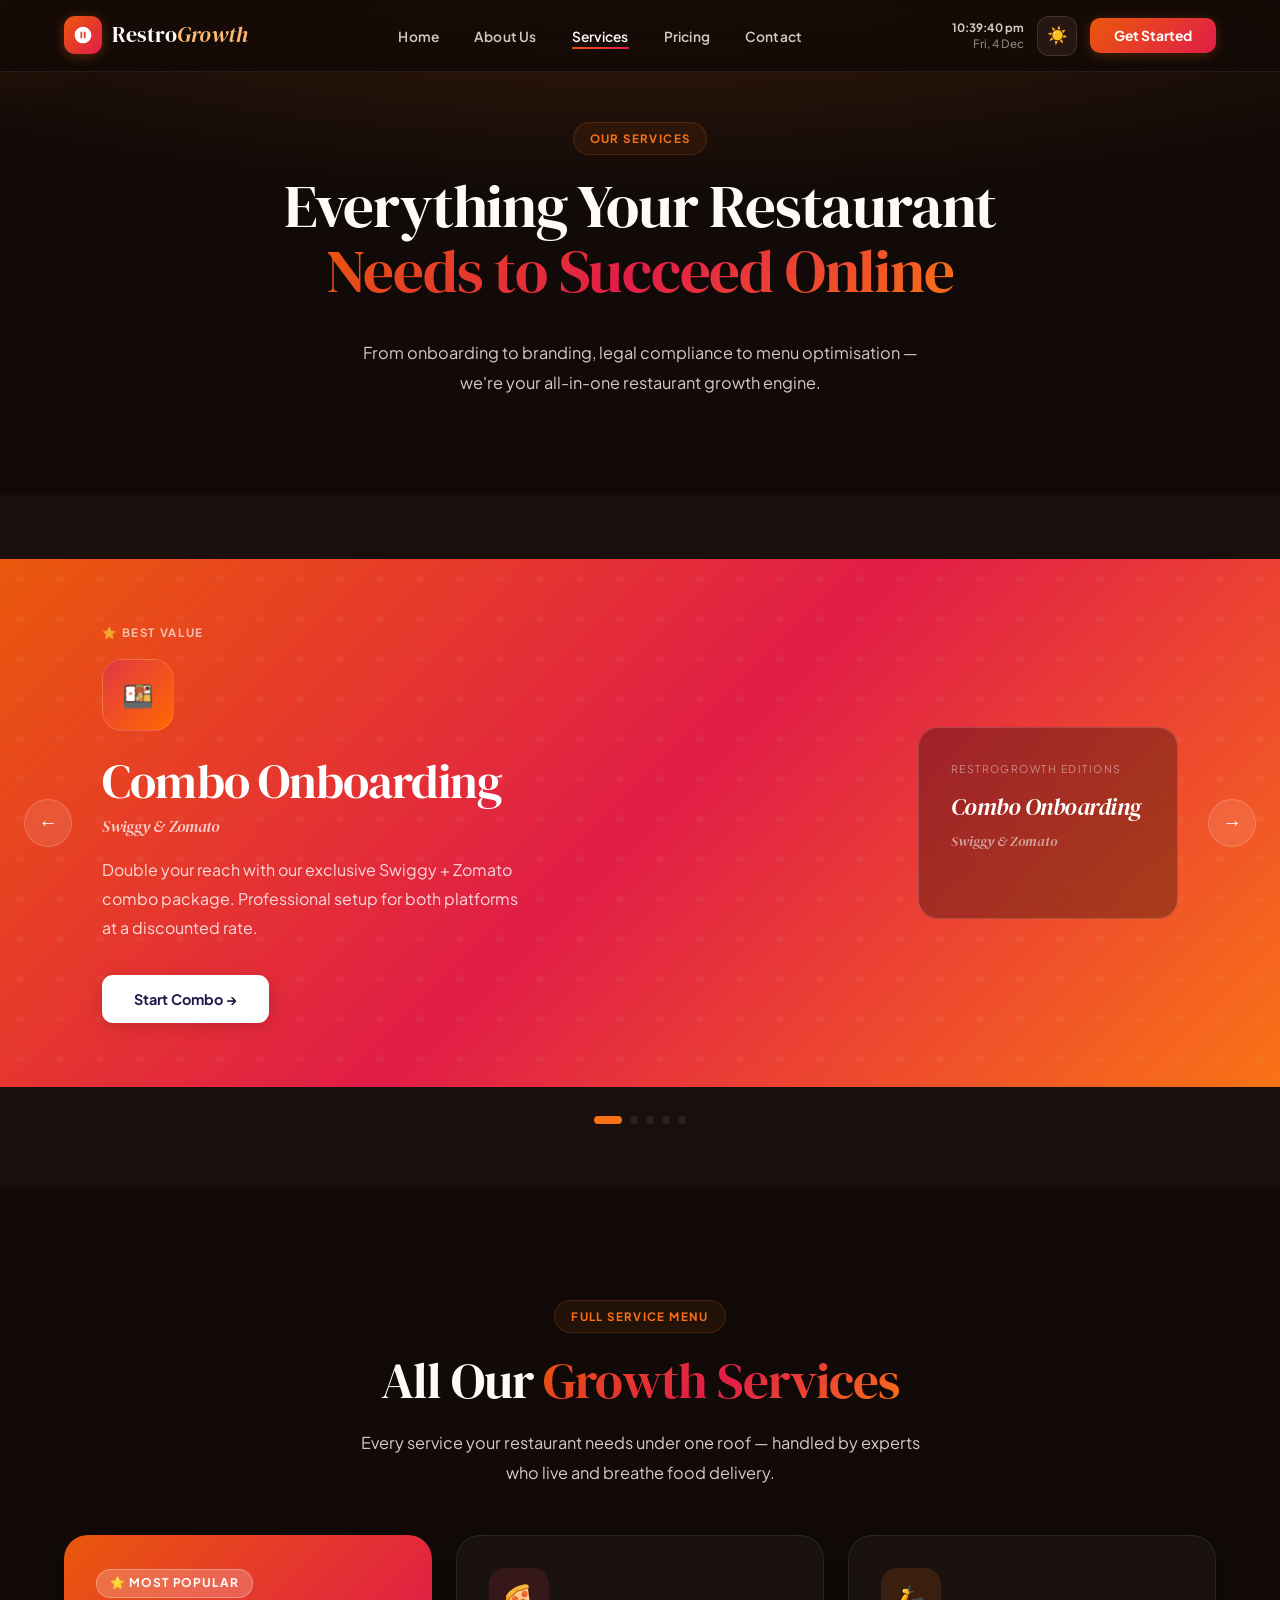
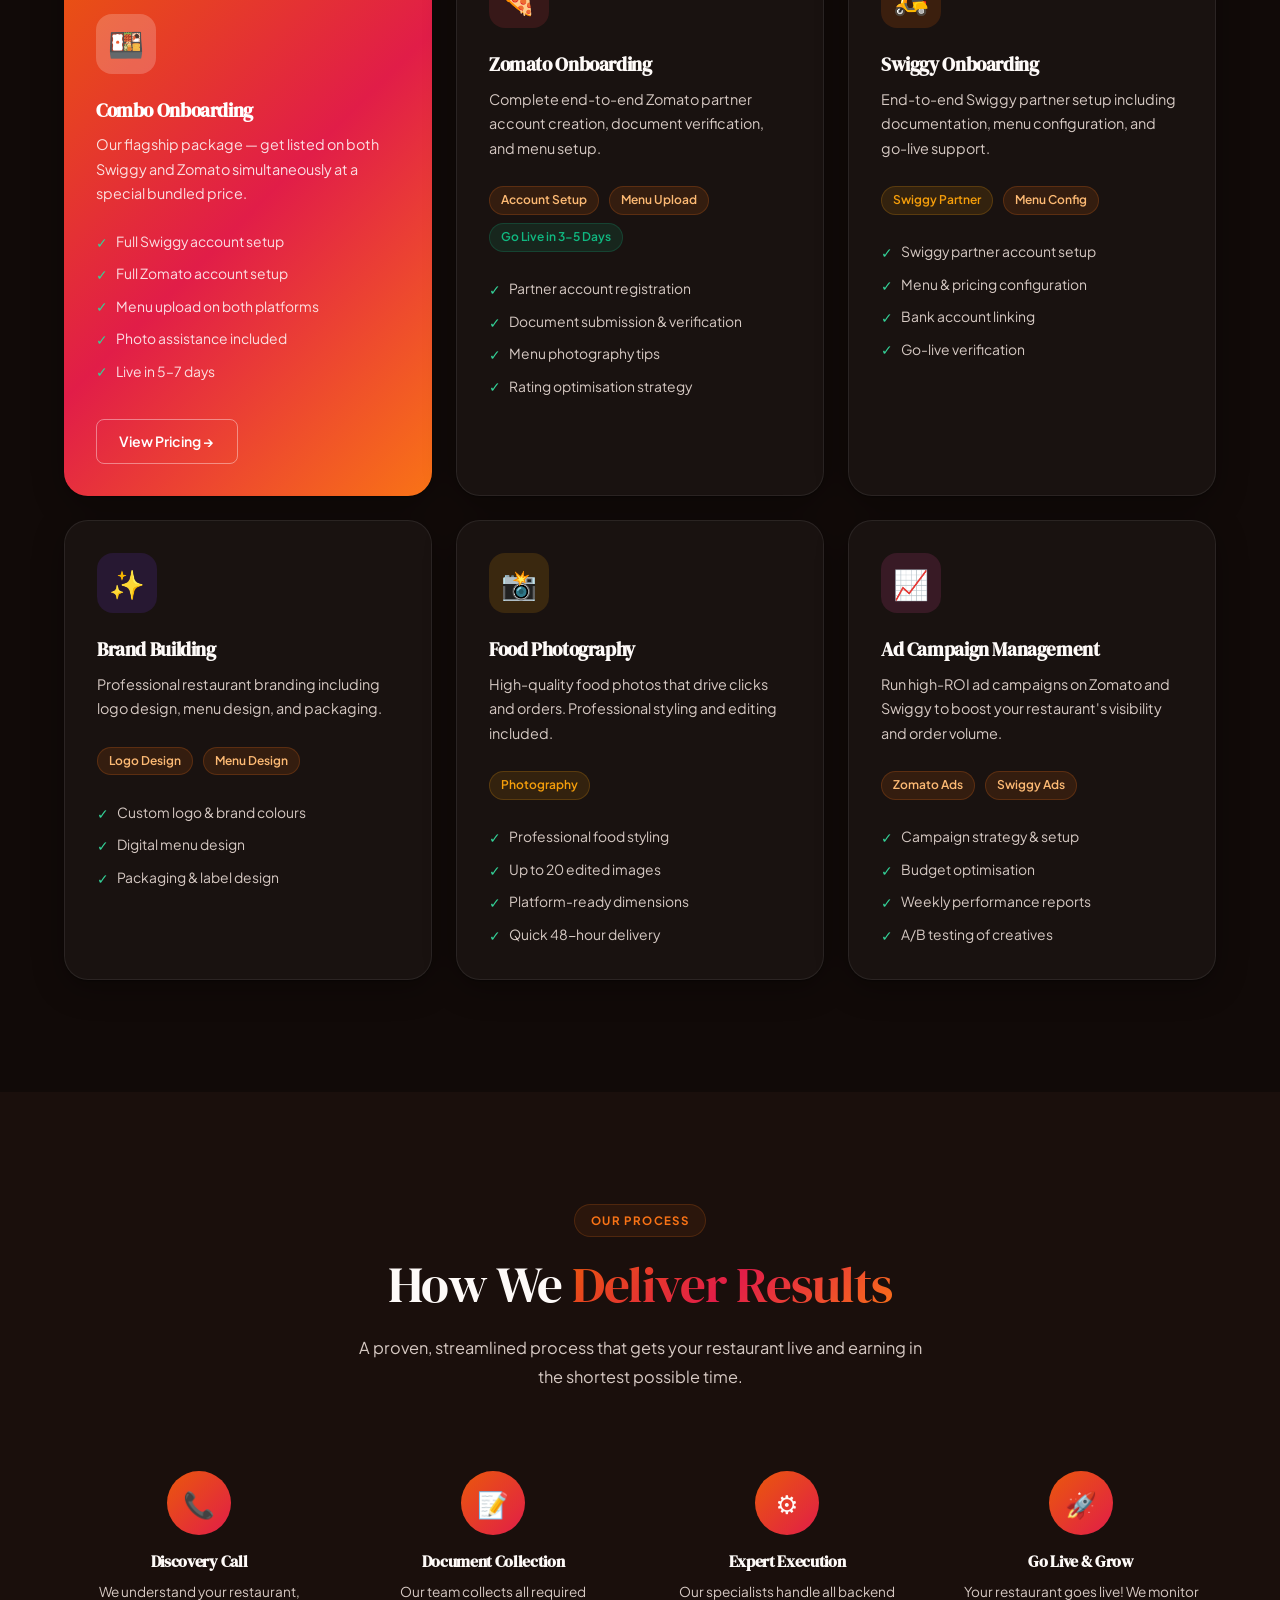
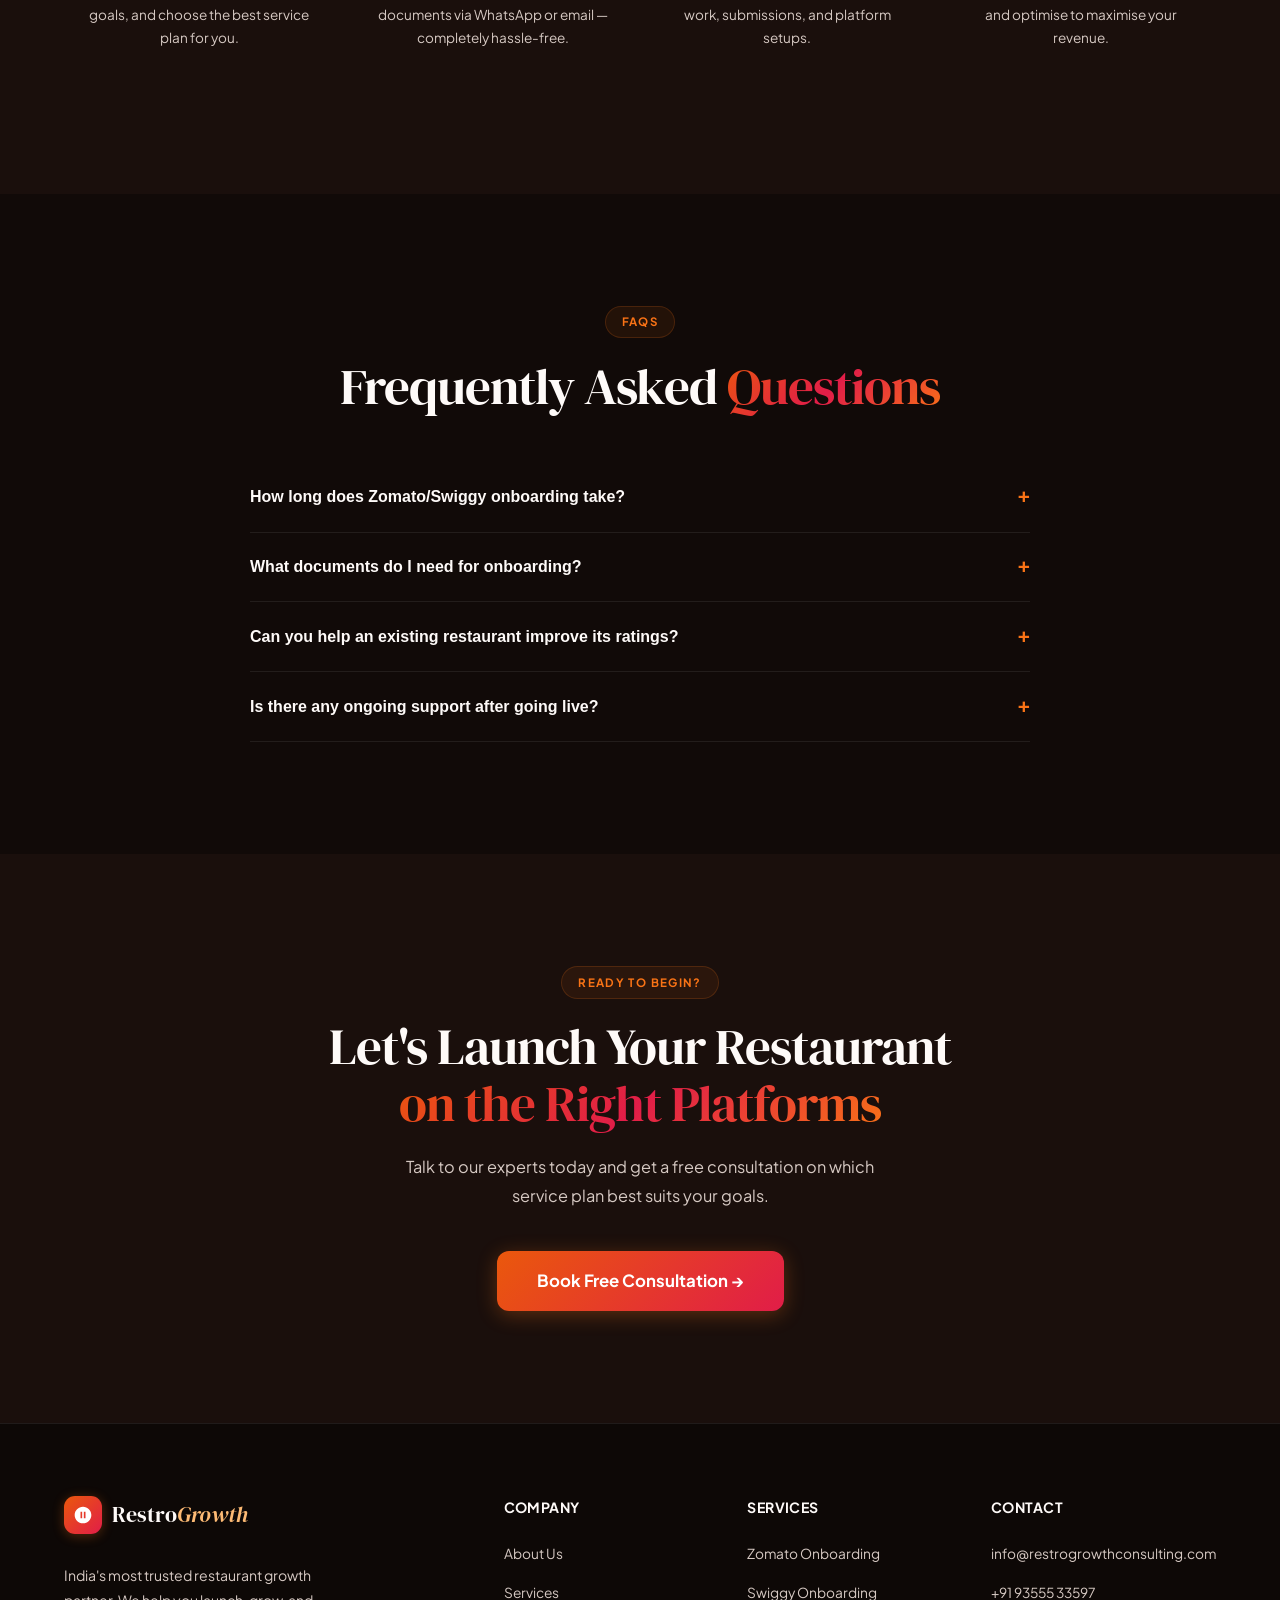
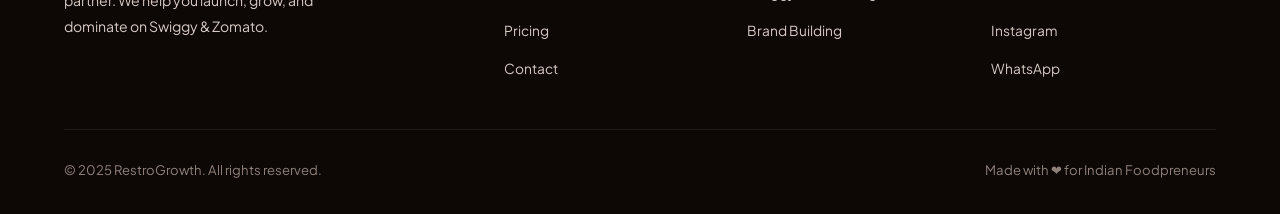
<file: services.html>
<!doctype html>
<html lang="en">
  <head>
    <meta charset="UTF-8" />
    <script>
      (function () {
        var t = localStorage.getItem("rg-theme") || "dark";
        document.documentElement.setAttribute("data-theme", t);
      })();
    </script>
    <meta name="viewport" content="width=device-width, initial-scale=1.0" />
    <title>Services – RestroGrowth</title>
    <meta
      name="description"
      content="Explore RestroGrowth's full range of restaurant growth services including Zomato & Swiggy onboarding, branding, and more."
    />
    <link rel="stylesheet" href="css/style.css" />
    <style>
      .services-hero {
        min-height: 55vh;
        display: flex;
        flex-direction: column;
        align-items: center;
        justify-content: center;
        text-align: center;
        padding: 120px 5% 6rem;
        background: radial-gradient(
          ellipse 80% 50% at 50% -10%,
          rgba(249, 115, 22, 0.18),
          transparent
        );
      }
      .service-cards-grid {
        display: grid;
        grid-template-columns: repeat(auto-fit, minmax(320px, 1fr));
        gap: 1.5rem;
        margin-top: 3rem;
      }
      .service-card {
        background: var(--bg-card);
        border: 1px solid var(--border);
        border-radius: 24px;
        padding: 2rem;
        transition: all 0.3s;
        position: relative;
        overflow: hidden;
      }
      .service-card::before {
        content: "";
        position: absolute;
        top: 0;
        left: 0;
        right: 0;
        height: 3px;
        background: var(--gradient);
        opacity: 0;
        transition: opacity 0.3s;
      }
      .service-card:hover::before {
        opacity: 1;
      }
      .service-card:hover {
        border-color: rgba(249, 115, 22, 0.3);
        transform: translateY(-5px);
        background: var(--bg-card-hover);
      }
      .service-card-icon {
        width: 60px;
        height: 60px;
        border-radius: 16px;
        display: flex;
        align-items: center;
        justify-content: center;
        font-size: 1.8rem;
        margin-bottom: 1.5rem;
      }
      .service-card h3 {
        font-size: 1.2rem;
        font-weight: 700;
        margin-bottom: 0.6rem;
      }
      .service-card p {
        font-size: 0.9rem;
        color: var(--text-secondary);
        line-height: 1.7;
        margin-bottom: 1.5rem;
      }
      .service-tag {
        display: inline-block;
        background: rgba(249, 115, 22, 0.12);
        color: var(--accent-2);
        border: 1px solid rgba(249, 115, 22, 0.2);
        border-radius: 50px;
        padding: 0.2rem 0.7rem;
        font-size: 0.75rem;
        font-weight: 600;
        margin-right: 0.4rem;
        margin-bottom: 0.4rem;
      }
      .service-tag.green {
        background: rgba(16, 185, 129, 0.12);
        color: #10b981;
        border-color: rgba(16, 185, 129, 0.2);
      }
      .service-tag.orange {
        background: rgba(245, 158, 11, 0.12);
        color: #f59e0b;
        border-color: rgba(245, 158, 11, 0.2);
      }
      .include-list {
        margin-top: 1.2rem;
        list-style: none;
        display: flex;
        flex-direction: column;
        gap: 0.5rem;
      }
      .include-list li {
        font-size: 0.87rem;
        color: var(--text-secondary);
        display: flex;
        align-items: flex-start;
        gap: 0.5rem;
      }
      .include-list li::before {
        content: "✓";
        color: var(--accent-green);
        font-weight: 700;
        flex-shrink: 0;
        margin-top: 0.05rem;
      }
      .combo-card {
        background: var(--gradient-hero);
        border: none;
        color: #fff;
      }
      .service-card.combo-card:hover {
        background: var(--gradient-hero);
      }
      .combo-card p {
        color: rgba(255, 255, 255, 0.85);
      }
      .combo-card .include-list li {
        color: rgba(255, 255, 255, 0.85);
      }
      .combo-badge {
        display: inline-block;
        background: rgba(255, 255, 255, 0.2);
        border: 1px solid rgba(255, 255, 255, 0.3);
        color: #fff;
        border-radius: 50px;
        padding: 0.2rem 0.8rem;
        font-size: 0.75rem;
        font-weight: 700;
        margin-bottom: 1rem;
        text-transform: uppercase;
        letter-spacing: 0.08em;
      }
      .btn-service {
        display: inline-flex;
        align-items: center;
        gap: 0.4rem;
        background: var(--gradient);
        color: #fff;
        border: none;
        border-radius: 8px;
        padding: 0.6rem 1.4rem;
        font-size: 0.88rem;
        font-weight: 600;
        cursor: pointer;
        text-decoration: none;
        transition:
          transform 0.2s,
          box-shadow 0.2s;
      }
      .btn-service:hover {
        transform: translateY(-2px);
        box-shadow: 0 6px 20px rgba(249, 115, 22, 0.4);
      }
      .btn-service-outline {
        background: transparent;
        border: 1px solid rgba(255, 255, 255, 0.4);
        color: #fff;
      }
      .btn-service-outline:hover {
        background: rgba(255, 255, 255, 0.1);
        box-shadow: none;
      }
      .process-section {
        background: var(--bg-secondary);
      }
      .process-grid {
        display: grid;
        grid-template-columns: repeat(auto-fit, minmax(200px, 1fr));
        gap: 1.5rem;
        margin-top: 3rem;
      }
      .process-step {
        text-align: center;
        padding: 2rem 1rem;
      }
      .process-icon {
        width: 64px;
        height: 64px;
        border-radius: 50%;
        background: var(--gradient);
        display: flex;
        align-items: center;
        justify-content: center;
        font-size: 1.6rem;
        margin: 0 auto 1rem;
      }
      .process-step h3 {
        font-size: 1rem;
        font-weight: 700;
        margin-bottom: 0.5rem;
      }
      .process-step p {
        font-size: 0.85rem;
        color: var(--text-secondary);
      }
      .faq-section {
        max-width: 780px;
        margin: 0 auto;
      }
      .faq-item {
        border-bottom: 1px solid var(--border);
      }
      .faq-q {
        width: 100%;
        background: none;
        border: none;
        color: var(--text-primary);
        font-family: "Inter", sans-serif;
        font-size: 1rem;
        font-weight: 600;
        padding: 1.4rem 0;
        display: flex;
        justify-content: space-between;
        align-items: center;
        cursor: pointer;
        text-align: left;
      }
      .faq-q span {
        color: var(--accent);
        font-size: 1.3rem;
        transition: transform 0.3s;
      }
      .faq-q.open span {
        transform: rotate(45deg);
      }
      .faq-a {
        max-height: 0;
        overflow: hidden;
        transition:
          max-height 0.4s ease,
          padding 0.3s;
      }
      .faq-a.open {
        max-height: 200px;
        padding-bottom: 1.2rem;
      }
      .faq-a p {
        color: var(--text-secondary);
        font-size: 0.92rem;
        line-height: 1.7;
      }
    </style>
  </head>
  <body>
    <div class="scroll-progress"></div>
    <div class="cursor-glow"></div>

    <nav class="navbar" id="navbar">
      <a href="index.html" class="nav-logo">
        <div class="nav-logo-icon">
          <svg viewBox="0 0 24 24" xmlns="http://www.w3.org/2000/svg">
            <path
              d="M12 2C6.48 2 2 6.48 2 12s4.48 10 10 10 10-4.48 10-10S17.52 2 12 2zm-1 14H9V8h2v8zm4 0h-2V8h2v8z"
            />
          </svg>
        </div>
        <span class="nav-logo-text">Restro<span>Growth</span></span>
      </a>
      <ul class="nav-links">
        <li><a href="index.html">Home</a></li>
        <li><a href="about.html">About Us</a></li>
        <li><a href="services.html" class="active">Services</a></li>
        <li><a href="pricing.html">Pricing</a></li>
        <li><a href="contact.html">Contact</a></li>
      </ul>
      <div class="nav-actions">
        <div class="nav-time" id="nav-clock"></div>
        <button
          class="theme-toggle"
          id="themeToggle"
          onclick="toggleTheme()"
          aria-label="Toggle theme"
          title="Toggle theme"
        >
          <span class="toggle-icon">☀️</span>
        </button>
        <button class="btn-login">Get Started</button>
        <div class="hamburger" id="hamburger">
          <span></span><span></span><span></span>
        </div>
      </div>
    </nav>

    <!-- HERO -->
    <div class="services-hero">
      <div class="section-badge">Our Services</div>
      <h1 class="section-title" style="font-size: clamp(2.2rem, 5vw, 3.8rem)">
        Everything Your Restaurant<br /><span class="gradient-text"
          >Needs to Succeed Online</span
        >
      </h1>
      <p class="section-sub" style="margin-top: 1rem">
        From onboarding to branding, legal compliance to menu optimisation —
        we're your all-in-one restaurant growth engine.
      </p>
    </div>

    <!-- SLIDER -->
    <div class="services-slider-section">
      <div class="slider-wrap">
        <div class="slider-track">
          <!-- Slide 1: Combo -->
          <div class="slide">
            <div class="slide-left">
              <div class="slide-badge">⭐ Best Value</div>
              <div
                class="slide-platform"
                style="background: linear-gradient(135deg, #e23744, #ff6900)"
              >
                <span style="font-size: 1.6rem">🍱</span>
              </div>
              <h2>Combo Onboarding</h2>
              <h3>Swiggy & Zomato</h3>
              <p>
                Double your reach with our exclusive Swiggy + Zomato combo
                package. Professional setup for both platforms at a discounted
                rate.
              </p>
              <a href="pricing.html" class="btn-white">Start Combo →</a>
            </div>
            <div class="slide-right">
              <div class="slide-card">
                <div class="slide-card-label">RestroGrowth Editions</div>
                <h3>Combo Onboarding</h3>
                <p>Swiggy &amp; Zomato</p>
              </div>
            </div>
          </div>

          <!-- Slide 2: Zomato -->
          <div
            class="slide"
            style="background: linear-gradient(135deg, #c0392b, #e74c3c)"
          >
            <div class="slide-left">
              <div class="slide-badge">🔴 Top Platform</div>
              <div class="slide-platform">
                <span style="font-size: 1.8rem">🍕</span>
              </div>
              <h2>Zomato Onboarding</h2>
              <h3>Go Live in 3–5 Days</h3>
              <p>
                Full Zomato account setup, menu upload, photo assistance, and
                optimisation to ensure your restaurant ranks high and earns
                more.
              </p>
              <a href="pricing.html" class="btn-white">Get Started →</a>
            </div>
            <div class="slide-right">
              <div class="slide-card">
                <div class="slide-card-label">RestroGrowth Editions</div>
                <h3>Zomato Onboarding</h3>
                <p>Go Live in 3–5 Days</p>
              </div>
            </div>
          </div>

          <!-- Slide 3: Swiggy -->
          <div
            class="slide"
            style="background: linear-gradient(135deg, #cc5500, #ff6900)"
          >
            <div class="slide-left">
              <div class="slide-badge">🟠 Top Platform</div>
              <div class="slide-platform">
                <span style="font-size: 1.8rem">🛵</span>
              </div>
              <h2>Swiggy Onboarding</h2>
              <h3>Start Delivering Today</h3>
              <p>
                Complete Swiggy partner account setup with menu configuration,
                imagery, and all documentation handled by our experts.
              </p>
              <a href="pricing.html" class="btn-white">Get Started →</a>
            </div>
            <div class="slide-right">
              <div class="slide-card">
                <div class="slide-card-label">RestroGrowth Editions</div>
                <h3>Swiggy Onboarding</h3>
                <p>Start Delivering Today</p>
              </div>
            </div>
          </div>



          <!-- Slide 5: Branding -->
          <div
            class="slide"
            style="background: linear-gradient(135deg, #4c1d95, #e11d48)"
          >
            <div class="slide-left">
              <div class="slide-badge">🎨 Brand Identity</div>
              <div class="slide-platform">
                <span style="font-size: 1.8rem">✨</span>
              </div>
              <h2>Brand Building</h2>
              <h3>Logo, Menu & Identity</h3>
              <p>
                Professional logo design, menu layout, packaging design, and
                brand guidelines to make your restaurant stand out from the
                competition.
              </p>
              <a href="pricing.html" class="btn-white">Build My Brand →</a>
            </div>
            <div class="slide-right">
              <div class="slide-card">
                <div class="slide-card-label">RestroGrowth Editions</div>
                <h3>Brand Building</h3>
                <p>Logo, Menu &amp; Identity</p>
              </div>
            </div>
          </div>
        </div>
        <button class="slider-btn prev">&#8592;</button>
        <button class="slider-btn next">&#8594;</button>
      </div>
      <div class="slider-dots">
        <button class="dot active"></button>
        <button class="dot"></button>
        <button class="dot"></button>
        <button class="dot"></button>
        <button class="dot"></button>
      </div>
    </div>

    <!-- ALL SERVICES GRID -->
    <section>
      <div class="text-center">
        <div class="section-badge">Full Service Menu</div>
        <h2 class="section-title">
          All Our <span class="gradient-text">Growth Services</span>
        </h2>
        <p class="section-sub">
          Every service your restaurant needs under one roof — handled by
          experts who live and breathe food delivery.
        </p>
      </div>
      <div class="service-cards-grid">
        <div class="service-card combo-card">
          <div class="combo-badge">⭐ Most Popular</div>
          <div
            class="service-card-icon"
            style="background: rgba(255, 255, 255, 0.2)"
          >
            🍱
          </div>
          <h3>Combo Onboarding</h3>
          <p>
            Our flagship package — get listed on both Swiggy and Zomato
            simultaneously at a special bundled price.
          </p>
          <ul class="include-list">
            <li>Full Swiggy account setup</li>
            <li>Full Zomato account setup</li>
            <li>Menu upload on both platforms</li>
            <li>Photo assistance included</li>
            <li>Live in 5–7 days</li>
          </ul>
          <br />
          <a
            href="pricing.html"
            class="btn-service btn-service-outline"
            style="margin-top: 0.5rem"
            >View Pricing →</a
          >
        </div>

        <div class="service-card">
          <div
            class="service-card-icon"
            style="background: rgba(226, 55, 68, 0.15)"
          >
            🍕
          </div>
          <h3>Zomato Onboarding</h3>
          <p>
            Complete end-to-end Zomato partner account creation, document
            verification, and menu setup.
          </p>
          <span class="service-tag">Account Setup</span>
          <span class="service-tag">Menu Upload</span>
          <span class="service-tag green">Go Live in 3-5 Days</span>
          <ul class="include-list">
            <li>Partner account registration</li>
            <li>Document submission & verification</li>
            <li>Menu photography tips</li>
            <li>Rating optimisation strategy</li>
          </ul>
        </div>

        <div class="service-card">
          <div
            class="service-card-icon"
            style="background: rgba(255, 105, 0, 0.15)"
          >
            🛵
          </div>
          <h3>Swiggy Onboarding</h3>
          <p>
            End-to-end Swiggy partner setup including documentation, menu
            configuration, and go-live support.
          </p>
          <span class="service-tag orange">Swiggy Partner</span>
          <span class="service-tag">Menu Config</span>
          <ul class="include-list">
            <li>Swiggy partner account setup</li>
            <li>Menu & pricing configuration</li>
            <li>Bank account linking</li>
            <li>Go-live verification</li>
          </ul>
        </div>



        <div class="service-card">
          <div
            class="service-card-icon"
            style="background: rgba(124, 58, 237, 0.15)"
          >
            ✨
          </div>
          <h3>Brand Building</h3>
          <p>
            Professional restaurant branding including logo design, menu design,
            and packaging.
          </p>
          <span class="service-tag">Logo Design</span>
          <span class="service-tag">Menu Design</span>
          <ul class="include-list">
            <li>Custom logo & brand colours</li>
            <li>Digital menu design</li>
            <li>Packaging & label design</li>
          </ul>
        </div>

        <div class="service-card">
          <div
            class="service-card-icon"
            style="background: rgba(245, 158, 11, 0.15)"
          >
            📸
          </div>
          <h3>Food Photography</h3>
          <p>
            High-quality food photos that drive clicks and orders. Professional
            styling and editing included.
          </p>
          <span class="service-tag orange">Photography</span>
          <ul class="include-list">
            <li>Professional food styling</li>
            <li>Up to 20 edited images</li>
            <li>Platform-ready dimensions</li>
            <li>Quick 48-hour delivery</li>
          </ul>
        </div>

        <div class="service-card">
          <div
            class="service-card-icon"
            style="background: rgba(236, 72, 153, 0.15)"
          >
            📈
          </div>
          <h3>Ad Campaign Management</h3>
          <p>
            Run high-ROI ad campaigns on Zomato and Swiggy to boost your
            restaurant's visibility and order volume.
          </p>
          <span class="service-tag">Zomato Ads</span>
          <span class="service-tag">Swiggy Ads</span>
          <ul class="include-list">
            <li>Campaign strategy & setup</li>
            <li>Budget optimisation</li>
            <li>Weekly performance reports</li>
            <li>A/B testing of creatives</li>
          </ul>
        </div>
      </div>
    </section>

    <!-- PROCESS -->
    <section class="process-section">
      <div class="text-center">
        <div class="section-badge">Our Process</div>
        <h2 class="section-title">
          How We <span class="gradient-text">Deliver Results</span>
        </h2>
        <p class="section-sub">
          A proven, streamlined process that gets your restaurant live and
          earning in the shortest possible time.
        </p>
      </div>
      <div class="process-grid">
        <div class="process-step">
          <div class="process-icon">📞</div>
          <h3>Discovery Call</h3>
          <p>
            We understand your restaurant, goals, and choose the best service
            plan for you.
          </p>
        </div>
        <div class="process-step">
          <div class="process-icon">📝</div>
          <h3>Document Collection</h3>
          <p>
            Our team collects all required documents via WhatsApp or email —
            completely hassle-free.
          </p>
        </div>
        <div class="process-step">
          <div class="process-icon">⚙️</div>
          <h3>Expert Execution</h3>
          <p>
            Our specialists handle all backend work, submissions, and platform
            setups.
          </p>
        </div>
        <div class="process-step">
          <div class="process-icon">🚀</div>
          <h3>Go Live & Grow</h3>
          <p>
            Your restaurant goes live! We monitor and optimise to maximise your
            revenue.
          </p>
        </div>
      </div>
    </section>

    <!-- FAQ -->
    <section>
      <div class="text-center">
        <div class="section-badge">FAQs</div>
        <h2 class="section-title">
          Frequently Asked <span class="gradient-text">Questions</span>
        </h2>
      </div>
      <div class="faq-section" style="margin-top: 3rem">
        <div class="faq-item">
          <button class="faq-q" onclick="toggleFaq(this)">
            How long does Zomato/Swiggy onboarding take? <span>+</span>
          </button>
          <div class="faq-a">
            <p>
              Typically 3–7 working days from the time we receive all required
              documents. Combo onboarding may take 5–10 days as both platforms
              are processed simultaneously.
            </p>
          </div>
        </div>
        <div class="faq-item">
          <button class="faq-q" onclick="toggleFaq(this)">
            What documents do I need for onboarding? <span>+</span>
          </button>
          <div class="faq-a">
            <p>
              You need a valid PAN card, bank account details, and photos of your kitchen. We
              guide you through every document required.
            </p>
          </div>
        </div>

        <div class="faq-item">
          <button class="faq-q" onclick="toggleFaq(this)">
            Can you help an existing restaurant improve its ratings?
            <span>+</span>
          </button>
          <div class="faq-a">
            <p>
              Absolutely. We offer menu optimisation, photo upgrades, ad
              campaign management, and rating improvement strategies for
              existing Zomato and Swiggy partners.
            </p>
          </div>
        </div>
        <div class="faq-item">
          <button class="faq-q" onclick="toggleFaq(this)">
            Is there any ongoing support after going live? <span>+</span>
          </button>
          <div class="faq-a">
            <p>
              Yes — our Growth Plans include ongoing monthly support, ad
              management, performance reporting, and dedicated account managers
              to ensure your success continues.
            </p>
          </div>
        </div>
      </div>
    </section>

    <!-- CTA -->
    <section class="cta-section" style="background: var(--bg-secondary)">
      <div class="section-badge">Ready to Begin?</div>
      <h2>
        Let's Launch Your Restaurant<br /><span class="gradient-text"
          >on the Right Platforms</span
        >
      </h2>
      <p class="section-sub" style="margin: 0 auto 2.5rem">
        Talk to our experts today and get a free consultation on which service
        plan best suits your goals.
      </p>
      <a
        href="contact.html"
        class="btn-primary"
        style="font-size: 1.05rem; padding: 1rem 2.5rem"
        >Book Free Consultation →</a
      >
    </section>

    <!-- FOOTER -->
    <footer>
      <div class="footer-grid">
        <div class="footer-brand">
          <a
            href="index.html"
            class="nav-logo"
            style="margin-bottom: 0.8rem; display: inline-flex"
          >
            <div class="nav-logo-icon">
              <svg
                viewBox="0 0 24 24"
                xmlns="http://www.w3.org/2000/svg"
                style="width: 20px; height: 20px; fill: white"
              >
                <path
                  d="M12 2C6.48 2 2 6.48 2 12s4.48 10 10 10 10-4.48 10-10S17.52 2 12 2zm-1 14H9V8h2v8zm4 0h-2V8h2v8z"
                />
              </svg>
            </div>
            <span class="nav-logo-text">Restro<span>Growth</span></span>
          </a>
          <p>
            India's most trusted restaurant growth partner. We help you launch,
            grow, and dominate on Swiggy & Zomato.
          </p>
        </div>
        <div class="footer-col">
          <h4>Company</h4>
          <ul>
            <li><a href="about.html">About Us</a></li>
            <li><a href="services.html">Services</a></li>
            <li><a href="pricing.html">Pricing</a></li>
            <li><a href="contact.html">Contact</a></li>
          </ul>
        </div>
        <div class="footer-col">
          <h4>Services</h4>
          <ul>
            <li><a href="services.html">Zomato Onboarding</a></li>
            <li><a href="services.html">Swiggy Onboarding</a></li>

            <li><a href="services.html">Brand Building</a></li>
          </ul>
        </div>
        <div class="footer-col">
          <h4>Contact</h4>
          <ul>
            <li>
              <a href="mailto:info@restrogrowthconsulting.com">info@restrogrowthconsulting.com</a>
            </li>
            <li><a href="tel:+919355533597">+91 93555 33597</a></li>
            <li><a href="#">Instagram</a></li>
            <li><a href="#">WhatsApp</a></li>
          </ul>
        </div>
      </div>
      <div class="footer-bottom">
        <p>© 2025 RestroGrowth. All rights reserved.</p>
        <p>Made with ❤️ for Indian Foodpreneurs</p>
      </div>
    </footer>

    <script src="js/main.js"></script>
    <script>
      function toggleFaq(btn) {
        btn.classList.toggle("open");
        const ans = btn.nextElementSibling;
        ans.classList.toggle("open");
      }
    </script>
  </body>
</html>
</file>
<file: css/style.css>
@import url("https://fonts.googleapis.com/css2?family=DM+Serif+Display:ital@0;1&family=Plus+Jakarta+Sans:wght@300;400;500;600;700;800&display=swap");

*,
*::before,
*::after {
  box-sizing: border-box;
  margin: 0;
  padding: 0;
}

/* ═══ DARK (default) ═══════════════════════ */
:root {
  --bg-primary: #110a08;
  --bg-secondary: #1a0f0c;
  --bg-card: rgba(255, 255, 255, 0.035);
  --bg-card-hover: rgba(255, 255, 255, 0.07);
  --accent: #f97316;
  --accent-2: #fdba74;
  --accent-green: #34d399;
  --text-primary: #fefaf8;
  --text-secondary: #d6c9c3;
  --text-muted: #8f807a;
  --border: rgba(255, 255, 255, 0.08);
  --gradient: linear-gradient(135deg, #ea580c, #e11d48);
  --gradient-hero: linear-gradient(
    135deg,
    #ea580c 0%,
    #e11d48 50%,
    #f97316 100%
  );
  --shadow-card: 0 1px 2px rgba(0, 0, 0, 0.4), 0 8px 32px rgba(0, 0, 0, 0.3);
  --shadow-glow: 0 0 60px rgba(249, 115, 22, 0.12);
  --navbar-bg: rgba(17, 10, 8, 0.85);
  --navbar-scroll: rgba(17, 10, 8, 0.97);
  --input-bg: rgba(255, 255, 255, 0.04);
  --footer-bg: #0d0806;
  --toggle-bg: #261713;
  --toggle-border: rgba(255, 255, 255, 0.12);
  --card-glow: rgba(249, 115, 22, 0.08);
}

/* ═══ LIGHT ════════════════════════════════ */
[data-theme="light"] {
  --bg-primary: #fffcf9;
  --bg-secondary: #f6eee9;
  --bg-card: rgba(255, 255, 255, 0.9);
  --bg-card-hover: #ffffff;
  --accent: #ea580c;
  --accent-2: #f97316;
  --accent-green: #059669;
  --text-primary: #291e1a;
  --text-secondary: #594a45;
  --text-muted: #8a7b75;
  --border: rgba(0, 0, 0, 0.08);
  --shadow-card:
    0 1px 3px rgba(0, 0, 0, 0.06), 0 8px 24px rgba(234, 88, 12, 0.08);
  --shadow-glow: none;
  --navbar-bg: rgba(255, 252, 249, 0.85);
  --navbar-scroll: rgba(255, 252, 249, 0.98);
  --input-bg: rgba(0, 0, 0, 0.03);
  --footer-bg: #f6eee9;
  --toggle-bg: #fce7de;
  --toggle-border: rgba(234, 88, 12, 0.2);
  --card-glow: rgba(234, 88, 12, 0.04);
}

html {
  scroll-behavior: smooth;
}
body {
  font-family: "Plus Jakarta Sans", system-ui, sans-serif;
  background: var(--bg-primary);
  color: var(--text-primary);
  overflow-x: hidden;
  line-height: 1.7;
  transition:
    background 0.4s,
    color 0.3s;
}

/* smooth theme transition on elements */
.navbar,
.card,
.testimonial,
.stat,
.service-card,
.pricing-card,
.addon,
.form-card,
.team-card,
.milestone,
.why-item,
.service-item,
footer,
.section-badge,
.hero-badge,
.btn-primary,
.btn-outline,
.btn-login {
  transition: all 0.35s ease;
}

/* ═══ TYPOGRAPHY ═══════════════════════════ */
h1,
h2,
h3 {
  font-family: "DM Serif Display", Georgia, serif;
  font-weight: 400;
  letter-spacing: -0.02em;
}
h1 {
  font-size: clamp(2.8rem, 6vw, 5.2rem);
  line-height: 1.06;
}
h2 {
  font-size: clamp(2rem, 4vw, 3.2rem);
  line-height: 1.12;
}
h3 {
  font-size: 1.25rem;
  line-height: 1.3;
}
.gradient-text {
  background: var(--gradient-hero);
  -webkit-background-clip: text;
  -webkit-text-fill-color: transparent;
  background-clip: text;
}

/* ═══ DECORATIVE ORBS ══════════════════════ */
.orb {
  position: absolute;
  border-radius: 50%;
  filter: blur(80px);
  pointer-events: none;
  z-index: 0;
}
.orb-1 {
  width: 500px;
  height: 500px;
  background: rgba(249, 115, 22, 0.08);
  top: -200px;
  left: -100px;
}
.orb-2 {
  width: 400px;
  height: 400px;
  background: rgba(225, 29, 72, 0.06);
  bottom: -150px;
  right: -80px;
}
[data-theme="light"] .orb-1 {
  background: rgba(249, 115, 22, 0.06);
}
[data-theme="light"] .orb-2 {
  background: rgba(225, 29, 72, 0.04);
}

/* ═══ NAVBAR ═══════════════════════════════ */
.navbar {
  position: fixed;
  top: 0;
  width: 100%;
  z-index: 1000;
  background: var(--navbar-bg);
  backdrop-filter: blur(24px) saturate(180%);
  -webkit-backdrop-filter: blur(24px) saturate(180%);
  border-bottom: 1px solid var(--border);
  padding: 0 5%;
  display: flex;
  align-items: center;
  justify-content: space-between;
  height: 72px;
}
.navbar.scrolled {
  background: var(--navbar-scroll);
  box-shadow: 0 4px 30px rgba(0, 0, 0, 0.08);
}

.nav-logo {
  display: flex;
  align-items: center;
  gap: 10px;
  text-decoration: none;
}
.nav-logo-icon {
  width: 38px;
  height: 38px;
  background: var(--gradient);
  border-radius: 11px;
  display: flex;
  align-items: center;
  justify-content: center;
  box-shadow: 0 2px 12px rgba(249, 115, 22, 0.3);
}
.nav-logo-icon svg {
  width: 20px;
  height: 20px;
  fill: #fff;
}
.nav-logo-text {
  font-family: "DM Serif Display", serif;
  font-size: 1.4rem;
  color: var(--text-primary);
}
.nav-logo-text span {
  color: var(--accent-2);
  font-style: italic;
}

.nav-links {
  display: flex;
  gap: 2.2rem;
  list-style: none;
}
.nav-links a {
  color: var(--text-secondary);
  text-decoration: none;
  font-size: 0.86rem;
  font-weight: 600;
  letter-spacing: 0.01em;
  position: relative;
  padding-bottom: 2px;
}
.nav-links a::after {
  content: "";
  position: absolute;
  bottom: -2px;
  left: 0;
  width: 0;
  height: 2px;
  background: var(--gradient);
  border-radius: 2px;
  transition: width 0.3s;
}
.nav-links a:hover::after,
.nav-links a.active::after {
  width: 100%;
}
.nav-links a:hover,
.nav-links a.active {
  color: var(--text-primary);
}

.nav-actions {
  display: flex;
  align-items: center;
  gap: 0.8rem;
}
.btn-login {
  background: var(--gradient);
  color: #fff;
  border: none;
  padding: 0.55rem 1.5rem;
  border-radius: 10px;
  font-size: 0.86rem;
  font-weight: 700;
  font-family: "Plus Jakarta Sans", sans-serif;
  cursor: pointer;
  box-shadow: 0 2px 12px rgba(249, 115, 22, 0.25);
}
.btn-login:hover {
  transform: translateY(-1px);
  box-shadow: 0 6px 20px rgba(249, 115, 22, 0.35);
}

.theme-toggle {
  width: 40px;
  height: 40px;
  border-radius: 12px;
  background: var(--toggle-bg);
  border: 1px solid var(--toggle-border);
  cursor: pointer;
  display: flex;
  align-items: center;
  justify-content: center;
  font-size: 1.05rem;
  flex-shrink: 0;
}
.theme-toggle:hover {
  border-color: var(--accent);
  box-shadow: 0 0 16px rgba(249, 115, 22, 0.15);
}
.theme-toggle:hover .toggle-icon {
  transform: rotate(25deg) scale(1.15);
}
.toggle-icon {
  transition: transform 0.4s cubic-bezier(0.34, 1.56, 0.64, 1);
  display: block;
}

.nav-time {
  font-size: 0.72rem;
  color: var(--text-muted);
  text-align: right;
  line-height: 1.35;
  font-weight: 500;
}
.nav-time strong {
  display: block;
  font-weight: 700;
  color: var(--text-secondary);
}

.hamburger {
  display: none;
  flex-direction: column;
  gap: 5px;
  cursor: pointer;
  padding: 4px;
}
.hamburger span {
  width: 22px;
  height: 2px;
  background: var(--text-primary);
  border-radius: 2px;
  transition: 0.3s;
}

/* ═══ HERO ═════════════════════════════════ */
.hero {
  min-height: 100vh;
  padding-top: 72px;
  display: flex;
  flex-direction: column;
  align-items: center;
  justify-content: center;
  text-align: center;
  padding-left: 5%;
  padding-right: 5%;
  position: relative;
  overflow: hidden;
}
.hero::before {
  content: "";
  position: absolute;
  inset: 0;
  pointer-events: none;
  background:
    radial-gradient(
      ellipse 60% 40% at 50% 0%,
      rgba(249, 115, 22, 0.14),
      transparent 70%
    ),
    radial-gradient(
      circle at 20% 80%,
      rgba(225, 29, 72, 0.06),
      transparent 50%
    ),
    radial-gradient(
      circle at 80% 60%,
      rgba(249, 115, 22, 0.04),
      transparent 50%
    );
}
[data-theme="light"] .hero::before {
  background:
    radial-gradient(
      ellipse 60% 40% at 50% 0%,
      rgba(249, 115, 22, 0.08),
      transparent 70%
    ),
    radial-gradient(circle at 20% 80%, rgba(225, 29, 72, 0.04), transparent 50%);
}

.hero-badge {
  display: inline-flex;
  align-items: center;
  gap: 0.5rem;
  background: rgba(249, 115, 22, 0.1);
  border: 1px solid rgba(249, 115, 22, 0.2);
  color: var(--accent-2);
  padding: 0.4rem 1.2rem;
  border-radius: 50px;
  font-size: 0.76rem;
  font-weight: 700;
  letter-spacing: 0.12em;
  text-transform: uppercase;
  margin-bottom: 2rem;
  backdrop-filter: blur(8px);
}
[data-theme="light"] .hero-badge {
  background: rgba(249, 115, 22, 0.06);
  color: var(--accent);
}

.hero h1 {
  max-width: 900px;
  margin-bottom: 1.8rem;
  position: relative;
  z-index: 1;
}
.hero p {
  font-size: 1.1rem;
  color: var(--text-secondary);
  max-width: 600px;
  margin-bottom: 3rem;
  line-height: 1.8;
  position: relative;
  z-index: 1;
}
.hero-btns {
  display: flex;
  gap: 1rem;
  flex-wrap: wrap;
  justify-content: center;
  position: relative;
  z-index: 1;
}

.btn-primary {
  background: var(--gradient);
  color: #fff;
  border: none;
  padding: 0.9rem 2.4rem;
  border-radius: 12px;
  font-size: 0.95rem;
  font-weight: 700;
  font-family: "Plus Jakarta Sans", sans-serif;
  cursor: pointer;
  text-decoration: none;
  display: inline-flex;
  align-items: center;
  gap: 0.5rem;
  box-shadow: 0 4px 20px rgba(249, 115, 22, 0.3);
}
.btn-primary:hover {
  transform: translateY(-2px);
  box-shadow: 0 8px 36px rgba(249, 115, 22, 0.45);
}

.btn-outline {
  background: transparent;
  color: var(--text-primary);
  border: 1.5px solid var(--border);
  padding: 0.9rem 2.4rem;
  border-radius: 12px;
  font-size: 0.95rem;
  font-weight: 700;
  font-family: "Plus Jakarta Sans", sans-serif;
  cursor: pointer;
  text-decoration: none;
  backdrop-filter: blur(4px);
}
.btn-outline:hover {
  border-color: var(--accent);
  background: rgba(249, 115, 22, 0.05);
}

/* ═══ SECTIONS ═════════════════════════════ */
section {
  padding: 7rem 5%;
  position: relative;
}

.section-badge {
  display: inline-block;
  background: rgba(249, 115, 22, 0.08);
  border: 1px solid rgba(249, 115, 22, 0.18);
  color: var(--accent);
  padding: 0.35rem 1rem;
  border-radius: 50px;
  font-size: 0.72rem;
  font-weight: 700;
  letter-spacing: 0.12em;
  text-transform: uppercase;
  margin-bottom: 1.2rem;
}
.section-title {
  margin-bottom: 1.2rem;
}
.section-sub {
  color: var(--text-secondary);
  font-size: 1.02rem;
  max-width: 580px;
  margin: 0 auto;
  line-height: 1.8;
}
.text-center {
  text-align: center;
}

/* ═══ GLASS CARD SYSTEM ════════════════════ */
.card,
.service-card,
.pricing-card,
.testimonial,
.team-card,
.milestone,
.addon,
.why-item,
.service-item {
  background: var(--bg-card);
  border: 1px solid var(--border);
  border-radius: 20px;
  box-shadow: var(--shadow-card);
  position: relative;
  overflow: hidden;
}
.card::before,
.service-card::before,
.testimonial::before,
.team-card::before {
  content: "";
  position: absolute;
  inset: 0;
  background: radial-gradient(
    circle at 50% 0%,
    var(--card-glow),
    transparent 70%
  );
  pointer-events: none;
}
.card:hover,
.service-card:hover,
.testimonial:hover,
.team-card:hover,
.milestone:hover,
.addon:hover,
.why-item:hover {
  background: var(--bg-card-hover);
  border-color: rgba(249, 115, 22, 0.2);
  transform: translateY(-6px);
  box-shadow: var(--shadow-card), var(--shadow-glow);
}

/* ═══ CARDS GRID ═══════════════════════════ */
.cards-grid {
  display: grid;
  grid-template-columns: repeat(auto-fit, minmax(280px, 1fr));
  gap: 1.8rem;
  margin-top: 3.5rem;
}
.card {
  padding: 2.2rem;
  transition: all 0.4s cubic-bezier(0.4, 0, 0.2, 1);
}
.card-num {
  width: 52px;
  height: 52px;
  border-radius: 14px;
  display: flex;
  align-items: center;
  justify-content: center;
  font-family: "DM Serif Display", serif;
  font-size: 1.3rem;
  margin-bottom: 1.5rem;
  color: #fff;
  box-shadow: 0 4px 14px rgba(0, 0, 0, 0.2);
}
.card-num.blue {
  background: linear-gradient(135deg, #ea580c, #f97316);
}
.card-num.teal {
  background: linear-gradient(135deg, #0d9488, #14b8a6);
}
.card-num.green {
  background: linear-gradient(135deg, #059669, #10b981);
}
.card h3 {
  margin-bottom: 0.7rem;
}
.card p {
  font-size: 0.9rem;
  color: var(--text-secondary);
  line-height: 1.75;
}

/* ═══ SLIDER ═══════════════════════════════ */
.services-slider-section {
  background: var(--bg-secondary);
  padding: 4rem 0;
  overflow: hidden;
}
.slider-wrap {
  position: relative;
  overflow: hidden;
}
.slider-track {
  display: flex;
  transition: transform 0.55s cubic-bezier(0.4, 0, 0.2, 1);
}
.slide {
  min-width: 100%;
  padding: 4rem 8%;
  display: flex;
  align-items: center;
  gap: 4rem;
  background: var(--gradient-hero);
  position: relative;
  overflow: hidden;
}
.slide::before {
  content: "";
  position: absolute;
  inset: 0;
  background: url("data:image/svg+xml,%3Csvg width='40' height='40' viewBox='0 0 40 40' xmlns='http://www.w3.org/2000/svg'%3E%3Cg fill='%23ffffff' fill-opacity='.04'%3E%3Ccircle cx='20' cy='20' r='4'/%3E%3C/g%3E%3C/svg%3E");
  pointer-events: none;
}
.slide-left {
  flex: 1;
  position: relative;
  z-index: 1;
}
.slide-badge {
  font-size: 0.72rem;
  font-weight: 700;
  text-transform: uppercase;
  letter-spacing: 0.14em;
  color: rgba(255, 255, 255, 0.65);
  margin-bottom: 1rem;
}
.slide-platform {
  width: 72px;
  height: 72px;
  border-radius: 20px;
  background: rgba(255, 255, 255, 0.12);
  backdrop-filter: blur(8px);
  display: flex;
  align-items: center;
  justify-content: center;
  margin-bottom: 1.5rem;
  font-size: 2rem;
  border: 1px solid rgba(255, 255, 255, 0.15);
}
.slide h2 {
  font-size: clamp(2rem, 4vw, 3rem);
  color: #fff;
  margin-bottom: 0.5rem;
}
.slide h3 {
  font-size: 1rem;
  font-style: italic;
  color: rgba(255, 255, 255, 0.75);
  margin-bottom: 1.2rem;
  font-family: "DM Serif Display", serif;
}
.slide p {
  color: rgba(255, 255, 255, 0.82);
  max-width: 420px;
  margin-bottom: 2rem;
  line-height: 1.8;
}
.btn-white {
  background: #fff;
  color: #1e1b4b;
  border: none;
  padding: 0.75rem 2rem;
  border-radius: 11px;
  font-weight: 700;
  font-size: 0.9rem;
  cursor: pointer;
  font-family: "Plus Jakarta Sans", sans-serif;
  text-decoration: none;
  display: inline-block;
  box-shadow: 0 4px 16px rgba(0, 0, 0, 0.15);
}
.btn-white:hover {
  transform: translateY(-2px);
  box-shadow: 0 8px 28px rgba(0, 0, 0, 0.25);
}
.slide-right {
  width: 260px;
  flex-shrink: 0;
  position: relative;
  z-index: 1;
}
.slide-card {
  background: rgba(0, 0, 0, 0.3);
  backdrop-filter: blur(16px);
  border: 1.5px solid rgba(255, 255, 255, 0.15);
  border-radius: 20px;
  padding: 2rem;
}
.slide-card-label {
  font-size: 0.66rem;
  text-transform: uppercase;
  letter-spacing: 0.14em;
  color: rgba(255, 255, 255, 0.45);
  margin-bottom: 0.8rem;
}
.slide-card h3 {
  font-size: 1.5rem;
  color: #fff;
  margin-bottom: 0.4rem;
}
.slide-card p {
  font-size: 0.88rem;
  font-style: italic;
  color: rgba(255, 255, 255, 0.55);
  font-family: "DM Serif Display", serif;
}

.slider-btn {
  position: absolute;
  top: 50%;
  transform: translateY(-50%);
  width: 48px;
  height: 48px;
  background: rgba(255, 255, 255, 0.1);
  backdrop-filter: blur(8px);
  border: 1px solid rgba(255, 255, 255, 0.18);
  border-radius: 50%;
  cursor: pointer;
  display: flex;
  align-items: center;
  justify-content: center;
  color: #fff;
  font-size: 1.2rem;
  z-index: 10;
}
.slider-btn:hover {
  background: rgba(255, 255, 255, 0.22);
}
.slider-btn.prev {
  left: 1.5rem;
}
.slider-btn.next {
  right: 1.5rem;
}
.slider-dots {
  display: flex;
  justify-content: center;
  gap: 0.5rem;
  margin-top: 1.8rem;
}
.dot {
  width: 8px;
  height: 8px;
  border-radius: 50%;
  background: var(--border);
  border: none;
  cursor: pointer;
  transition: 0.3s;
}
.dot.active {
  width: 28px;
  border-radius: 4px;
  background: var(--accent);
}

/* ═══ IMPACT ═══════════════════════════════ */
.impact-section {
  background: var(--gradient-hero);
  border-radius: 28px;
  margin: 0 5%;
  padding: 5rem 8%;
  text-align: center;
  position: relative;
  overflow: hidden;
}
.impact-section::before {
  content: "";
  position: absolute;
  inset: 0;
  background: url("data:image/svg+xml,%3Csvg width='40' height='40' viewBox='0 0 40 40' xmlns='http://www.w3.org/2000/svg'%3E%3Cg fill='%23ffffff' fill-opacity='.03'%3E%3Ccircle cx='20' cy='20' r='4'/%3E%3C/g%3E%3C/svg%3E");
  pointer-events: none;
}
.impact-section h2 {
  color: #fff;
  position: relative;
  z-index: 1;
}
.impact-section > p {
  color: rgba(255, 255, 255, 0.78);
  max-width: 560px;
  margin: 0 auto 3.5rem;
  position: relative;
  z-index: 1;
}
.stats-grid {
  display: grid;
  grid-template-columns: repeat(auto-fit, minmax(160px, 1fr));
  gap: 1.5rem;
  position: relative;
  z-index: 1;
}
.stat {
  background: rgba(255, 255, 255, 0.1);
  backdrop-filter: blur(8px);
  border: 1px solid rgba(255, 255, 255, 0.15);
  border-radius: 20px;
  padding: 2.2rem 1rem;
  transition: all 0.3s;
}
.stat:hover {
  background: rgba(255, 255, 255, 0.16);
  transform: translateY(-4px);
}
.stat-num {
  font-family: "DM Serif Display", serif;
  font-size: 3.2rem;
  line-height: 1;
  margin-bottom: 0.4rem;
  color: #fff;
}
.stat-label {
  font-size: 0.72rem;
  font-weight: 700;
  text-transform: uppercase;
  letter-spacing: 0.14em;
  color: rgba(255, 255, 255, 0.65);
}

/* ═══ TESTIMONIALS ═════════════════════════ */
.testimonials-grid {
  display: grid;
  grid-template-columns: repeat(auto-fit, minmax(300px, 1fr));
  gap: 1.8rem;
  margin-top: 3.5rem;
}
.testimonial {
  padding: 2.2rem;
  transition: all 0.4s cubic-bezier(0.4, 0, 0.2, 1);
}
.stars {
  color: #fbbf24;
  font-size: 0.95rem;
  margin-bottom: 1rem;
  letter-spacing: 2px;
}
.testimonial p {
  font-size: 0.92rem;
  color: var(--text-secondary);
  line-height: 1.8;
  margin-bottom: 1.8rem;
  font-style: italic;
}
.testimonial-author {
  display: flex;
  align-items: center;
  gap: 0.8rem;
}
.avatar {
  width: 46px;
  height: 46px;
  border-radius: 50%;
  display: flex;
  align-items: center;
  justify-content: center;
  font-family: "DM Serif Display", serif;
  font-size: 1.1rem;
  color: #fff;
  flex-shrink: 0;
  box-shadow: 0 2px 8px rgba(0, 0, 0, 0.2);
}
.author-info strong {
  display: block;
  font-size: 0.88rem;
  font-weight: 700;
}
.author-info span {
  font-size: 0.78rem;
  color: var(--text-muted);
}

/* ═══ CTA ══════════════════════════════════ */
.cta-section {
  text-align: center;
  padding: 7rem 5%;
}
.cta-section h2 {
  margin-bottom: 1.2rem;
}
.cta-section p {
  color: var(--text-secondary);
  max-width: 500px;
  margin: 0 auto 3rem;
}

/* ═══ FOOTER ═══════════════════════════════ */
footer {
  background: var(--footer-bg);
  border-top: 1px solid var(--border);
  padding: 4.5rem 5% 2rem;
  transition: background 0.4s;
}
.footer-grid {
  display: grid;
  grid-template-columns: 2fr 1fr 1fr 1fr;
  gap: 3rem;
  margin-bottom: 3rem;
}
.footer-brand p {
  color: var(--text-secondary);
  font-size: 0.88rem;
  margin-top: 1rem;
  max-width: 260px;
  line-height: 1.8;
}
.footer-col h4 {
  font-family: "Plus Jakarta Sans", sans-serif;
  font-weight: 700;
  margin-bottom: 1.2rem;
  font-size: 0.88rem;
  letter-spacing: 0.03em;
  text-transform: uppercase;
  color: var(--text-primary);
}
.footer-col ul {
  list-style: none;
  display: flex;
  flex-direction: column;
  gap: 0.7rem;
}
.footer-col ul li a {
  color: var(--text-secondary);
  text-decoration: none;
  font-size: 0.86rem;
  transition: color 0.2s;
}
.footer-col ul li a:hover {
  color: var(--accent-2);
}
.footer-bottom {
  border-top: 1px solid var(--border);
  padding-top: 1.8rem;
  display: flex;
  justify-content: space-between;
  align-items: center;
  flex-wrap: wrap;
  gap: 1rem;
}
.footer-bottom p {
  color: var(--text-muted);
  font-size: 0.82rem;
}

/* ═══ PAGE EXTRAS ══════════════════════════ */
.card-icon {
  width: 54px;
  height: 54px;
  border-radius: 14px;
  display: flex;
  align-items: center;
  justify-content: center;
  font-size: 1.4rem;
  margin-bottom: 1.5rem;
}
.card-icon.purple {
  background: rgba(249, 115, 22, 0.12);
}
.card-icon.teal {
  background: rgba(20, 184, 166, 0.12);
}

.services-list {
  display: grid;
  grid-template-columns: repeat(auto-fit, minmax(300px, 1fr));
  gap: 1.5rem;
  margin-top: 3rem;
}
.service-item {
  padding: 2rem;
  display: flex;
  gap: 1rem;
  transition: all 0.35s;
}
.service-icon {
  font-size: 1.8rem;
  flex-shrink: 0;
}
.service-info h3 {
  font-size: 1rem;
  margin-bottom: 0.4rem;
}
.service-info p {
  font-size: 0.87rem;
  color: var(--text-secondary);
}

/* counter */
.counter {
  font-family: "DM Serif Display", serif;
}

/* ═══ RESPONSIVE ═══════════════════════════ */
@media (max-width: 768px) {
  .nav-links {
    display: none;
  }
  .hamburger {
    display: flex;
  }
  .nav-links.open {
    display: flex;
    flex-direction: column;
    position: absolute;
    top: 72px;
    left: 0;
    right: 0;
    background: var(--navbar-scroll);
    backdrop-filter: blur(24px);
    padding: 1.5rem 5%;
    border-bottom: 1px solid var(--border);
    gap: 1.2rem;
  }
  .slide {
    flex-direction: column;
    gap: 2rem;
    padding: 3rem 5%;
  }
  .slide-right {
    width: 100%;
    max-width: 300px;
  }
  .footer-grid {
    grid-template-columns: 1fr 1fr;
  }
  .impact-section {
    margin: 0 3%;
    padding: 4rem 5%;
  }
  section {
    padding: 5rem 5%;
  }
}
@media (max-width: 480px) {
  .footer-grid {
    grid-template-columns: 1fr;
  }
  .hero-btns {
    flex-direction: column;
    align-items: center;
  }
  .nav-actions .nav-time {
    display: none;
  }
}

/* ═══ ANIMATIONS ═══════════════════════════ */
@keyframes fadeUp {
  from {
    opacity: 0;
    transform: translateY(28px);
  }
  to {
    opacity: 1;
    transform: translateY(0);
  }
}
@keyframes float {
  0%,
  100% {
    transform: translateY(0);
  }
  50% {
    transform: translateY(-10px);
  }
}
@keyframes pulse-glow {
  0%,
  100% {
    opacity: 0.6;
  }
  50% {
    opacity: 1;
  }
}
.animate-fade-up {
  animation: fadeUp 0.7s ease forwards;
}
.float {
  animation: float 4s ease-in-out infinite;
}

/* scroll reveal */
.reveal-ready {
  opacity: 0;
  transform: translateY(28px);
  transition:
    opacity 0.7s cubic-bezier(0.4, 0, 0.2, 1),
    transform 0.7s cubic-bezier(0.4, 0, 0.2, 1);
}
.reveal-ready.visible {
  opacity: 1;
  transform: translateY(0);
}

/* divider line between sections */
.section-divider {
  width: 60px;
  height: 3px;
  background: var(--gradient);
  border-radius: 3px;
  margin: 0 auto 2rem;
}

/* ═══ SCROLL PROGRESS BAR ══════════════════ */
.scroll-progress {
  position: fixed;
  top: 0;
  left: 0;
  height: 3px;
  z-index: 1100;
  background: var(--gradient);
  width: 0%;
  transition: width 0.05s linear;
  box-shadow: 0 0 10px rgba(249, 115, 22, 0.5);
}

/* ═══ PARTICLE CANVAS ══════════════════════ */
#particles-canvas {
  position: absolute;
  inset: 0;
  z-index: 0;
  pointer-events: none;
}

/* ═══ CURSOR GLOW ══════════════════════════ */
.cursor-glow {
  position: fixed;
  width: 260px;
  height: 260px;
  border-radius: 50%;
  background: radial-gradient(
    circle,
    rgba(249, 115, 22, 0.07) 0%,
    transparent 70%
  );
  pointer-events: none;
  z-index: 0;
  transform: translate(-50%, -50%);
  transition:
    left 0.15s ease-out,
    top 0.15s ease-out;
}
[data-theme="light"] .cursor-glow {
  background: radial-gradient(
    circle,
    rgba(249, 115, 22, 0.04) 0%,
    transparent 70%
  );
}

/* ═══ TYPEWRITER CURSOR ════════════════════ */
.typewriter-cursor {
  display: inline-block;
  width: 3px;
  height: 1em;
  background: var(--accent-2);
  margin-left: 4px;
  vertical-align: text-bottom;
  animation: blink 0.8s step-end infinite;
}
@keyframes blink {
  0%,
  100% {
    opacity: 1;
  }
  50% {
    opacity: 0;
  }
}

/* ═══ INFINITE MARQUEE TICKER ══════════════ */
.marquee-section {
  overflow: hidden;
  padding: 2rem 0;
  border-top: 1px solid var(--border);
  border-bottom: 1px solid var(--border);
  background: var(--bg-secondary);
}
.marquee-track {
  display: flex;
  gap: 3rem;
  align-items: center;
  animation: marquee-scroll 25s linear infinite;
  width: max-content;
}
.marquee-track:hover {
  animation-play-state: paused;
}
.marquee-item {
  display: flex;
  align-items: center;
  gap: 0.6rem;
  white-space: nowrap;
  font-size: 0.88rem;
  font-weight: 600;
  color: var(--text-muted);
  flex-shrink: 0;
}
.marquee-item .m-icon {
  font-size: 1.3rem;
}
.marquee-sep {
  color: var(--accent);
  font-size: 0.6rem;
  opacity: 0.4;
  flex-shrink: 0;
}
@keyframes marquee-scroll {
  0% {
    transform: translateX(0);
  }
  100% {
    transform: translateX(-50%);
  }
}

/* ═══ VERTICAL TIMELINE ════════════════════ */
.timeline {
  position: relative;
  max-width: 800px;
  margin: 3.5rem auto 0;
  padding-left: 60px;
}
.timeline::before {
  content: "";
  position: absolute;
  left: 28px;
  top: 0;
  bottom: 0;
  width: 2px;
  background: linear-gradient(
    to bottom,
    var(--accent),
    var(--accent-green),
    var(--accent)
  );
  border-radius: 2px;
}
.tl-item {
  position: relative;
  margin-bottom: 3rem;
  padding: 2rem 2.2rem;
  background: var(--bg-card);
  border: 1px solid var(--border);
  border-radius: 20px;
  box-shadow: var(--shadow-card);
  transition: all 0.4s cubic-bezier(0.4, 0, 0.2, 1);
  overflow: hidden;
}
.tl-item::before {
  content: "";
  position: absolute;
  inset: 0;
  background: radial-gradient(
    circle at 0% 50%,
    var(--card-glow),
    transparent 60%
  );
  pointer-events: none;
}
.tl-item:hover {
  border-color: rgba(249, 115, 22, 0.25);
  transform: translateX(6px);
  box-shadow: var(--shadow-card), var(--shadow-glow);
}
.tl-dot {
  position: absolute;
  left: -44px;
  top: 2rem;
  width: 34px;
  height: 34px;
  border-radius: 50%;
  background: var(--gradient);
  display: flex;
  align-items: center;
  justify-content: center;
  font-family: "DM Serif Display", serif;
  font-size: 0.95rem;
  color: #fff;
  box-shadow:
    0 0 0 4px var(--bg-primary),
    0 0 16px rgba(249, 115, 22, 0.3);
  z-index: 2;
}
[data-theme="light"] .tl-dot {
  box-shadow:
    0 0 0 4px var(--bg-primary),
    0 0 12px rgba(249, 115, 22, 0.2);
}
.tl-item h3 {
  margin-bottom: 0.5rem;
}
.tl-item p {
  font-size: 0.9rem;
  color: var(--text-secondary);
  line-height: 1.75;
}

@media (max-width: 600px) {
  .timeline {
    padding-left: 45px;
  }
  .timeline::before {
    left: 18px;
  }
  .tl-dot {
    left: -34px;
    width: 28px;
    height: 28px;
    font-size: 0.8rem;
  }
  .tl-item {
    padding: 1.5rem;
  }
}

/* ═══ ANIMATED GRADIENT BORDER CARD ════════ */
.glow-card {
  position: relative;
  border-radius: 22px;
  overflow: hidden;
  background: var(--bg-card);
  padding: 2.2rem;
  transition: transform 0.4s cubic-bezier(0.4, 0, 0.2, 1);
  z-index: 1;
}
.glow-card::before {
  content: "";
  position: absolute;
  inset: -2px;
  z-index: -2;
  border-radius: 24px;
  background: conic-gradient(
    from var(--angle, 0deg),
    #f97316,
    #e11d48,
    #14b8a6,
    #34d399,
    #f97316
  );
  opacity: 0.35;
  animation: rotate-gradient 4s linear infinite;
}
.glow-card::after {
  content: "";
  position: absolute;
  inset: 2px;
  z-index: -1;
  border-radius: 20px;
  background: var(--bg-primary);
  transition: background 0.35s;
}
[data-theme="light"] .glow-card::after {
  background: var(--bg-primary);
}
.glow-card:hover {
  transform: translateY(-6px);
}
.glow-card:hover::before {
  opacity: 0.7;
}
@keyframes rotate-gradient {
  0% {
    --angle: 0deg;
  }
  100% {
    --angle: 360deg;
  }
}
@property --angle {
  syntax: "<angle>";
  initial-value: 0deg;
  inherits: false;
}

.glow-card .card-num {
  margin-bottom: 1.5rem;
}
.glow-card h3 {
  font-size: 1.2rem;
  margin-bottom: 0.7rem;
}
.glow-card p {
  font-size: 0.9rem;
  color: var(--text-secondary);
  line-height: 1.75;
}

/* ═══ FLOATING FOOD ICONS ══════════════════ */
.floating-icons {
  position: absolute;
  inset: 0;
  pointer-events: none;
  z-index: 0;
  overflow: hidden;
}
.float-icon {
  position: absolute;
  font-size: 1.6rem;
  opacity: 0.12;
  animation: float-around 12s ease-in-out infinite;
}
[data-theme="light"] .float-icon {
  opacity: 0.08;
}
.float-icon:nth-child(2) {
  animation-delay: -2s;
  animation-duration: 14s;
}
.float-icon:nth-child(3) {
  animation-delay: -4s;
  animation-duration: 16s;
}
.float-icon:nth-child(4) {
  animation-delay: -6s;
  animation-duration: 13s;
}
.float-icon:nth-child(5) {
  animation-delay: -8s;
  animation-duration: 15s;
}
.float-icon:nth-child(6) {
  animation-delay: -3s;
  animation-duration: 17s;
}
.float-icon:nth-child(7) {
  animation-delay: -5s;
  animation-duration: 11s;
}
.float-icon:nth-child(8) {
  animation-delay: -7s;
  animation-duration: 18s;
}
@keyframes float-around {
  0% {
    transform: translateY(0) rotate(0deg);
  }
  25% {
    transform: translateY(-30px) rotate(10deg);
  }
  50% {
    transform: translateY(-15px) rotate(-5deg);
  }
  75% {
    transform: translateY(-40px) rotate(8deg);
  }
  100% {
    transform: translateY(0) rotate(0deg);
  }
}
</file>
